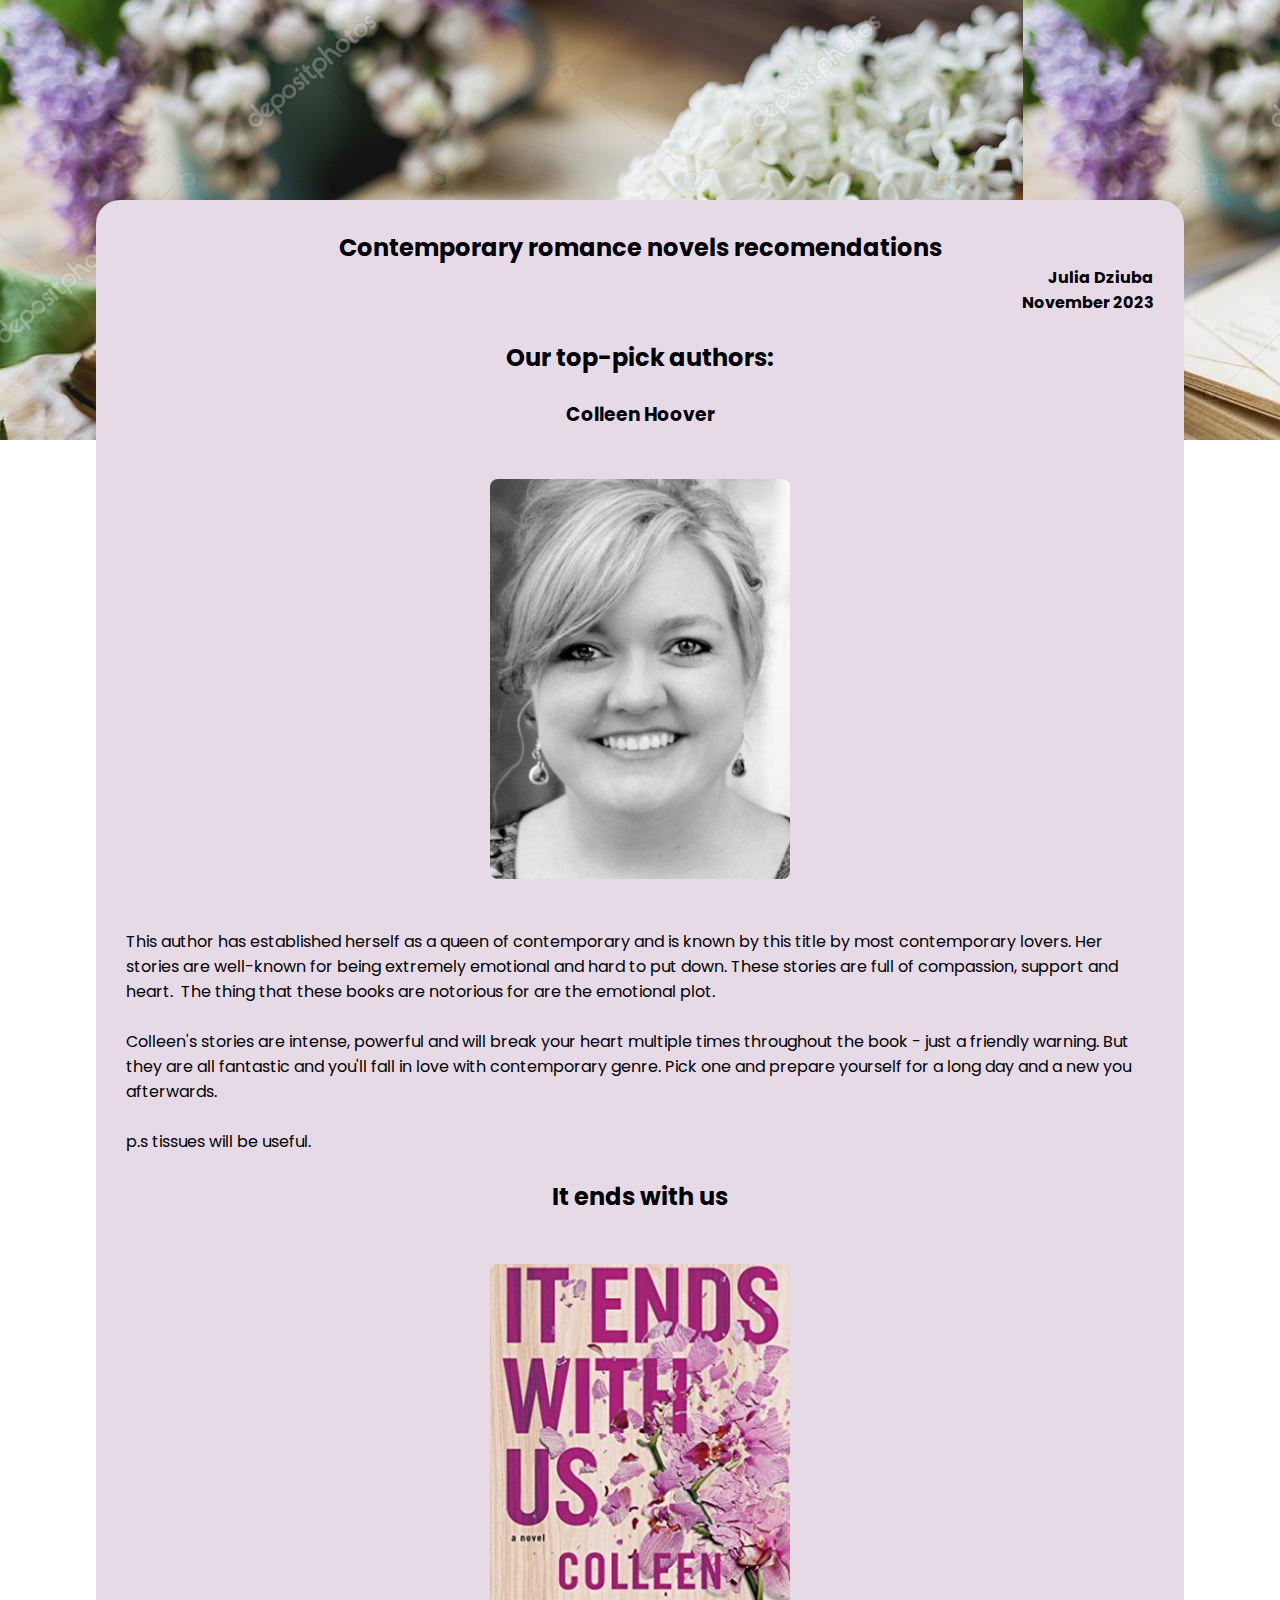
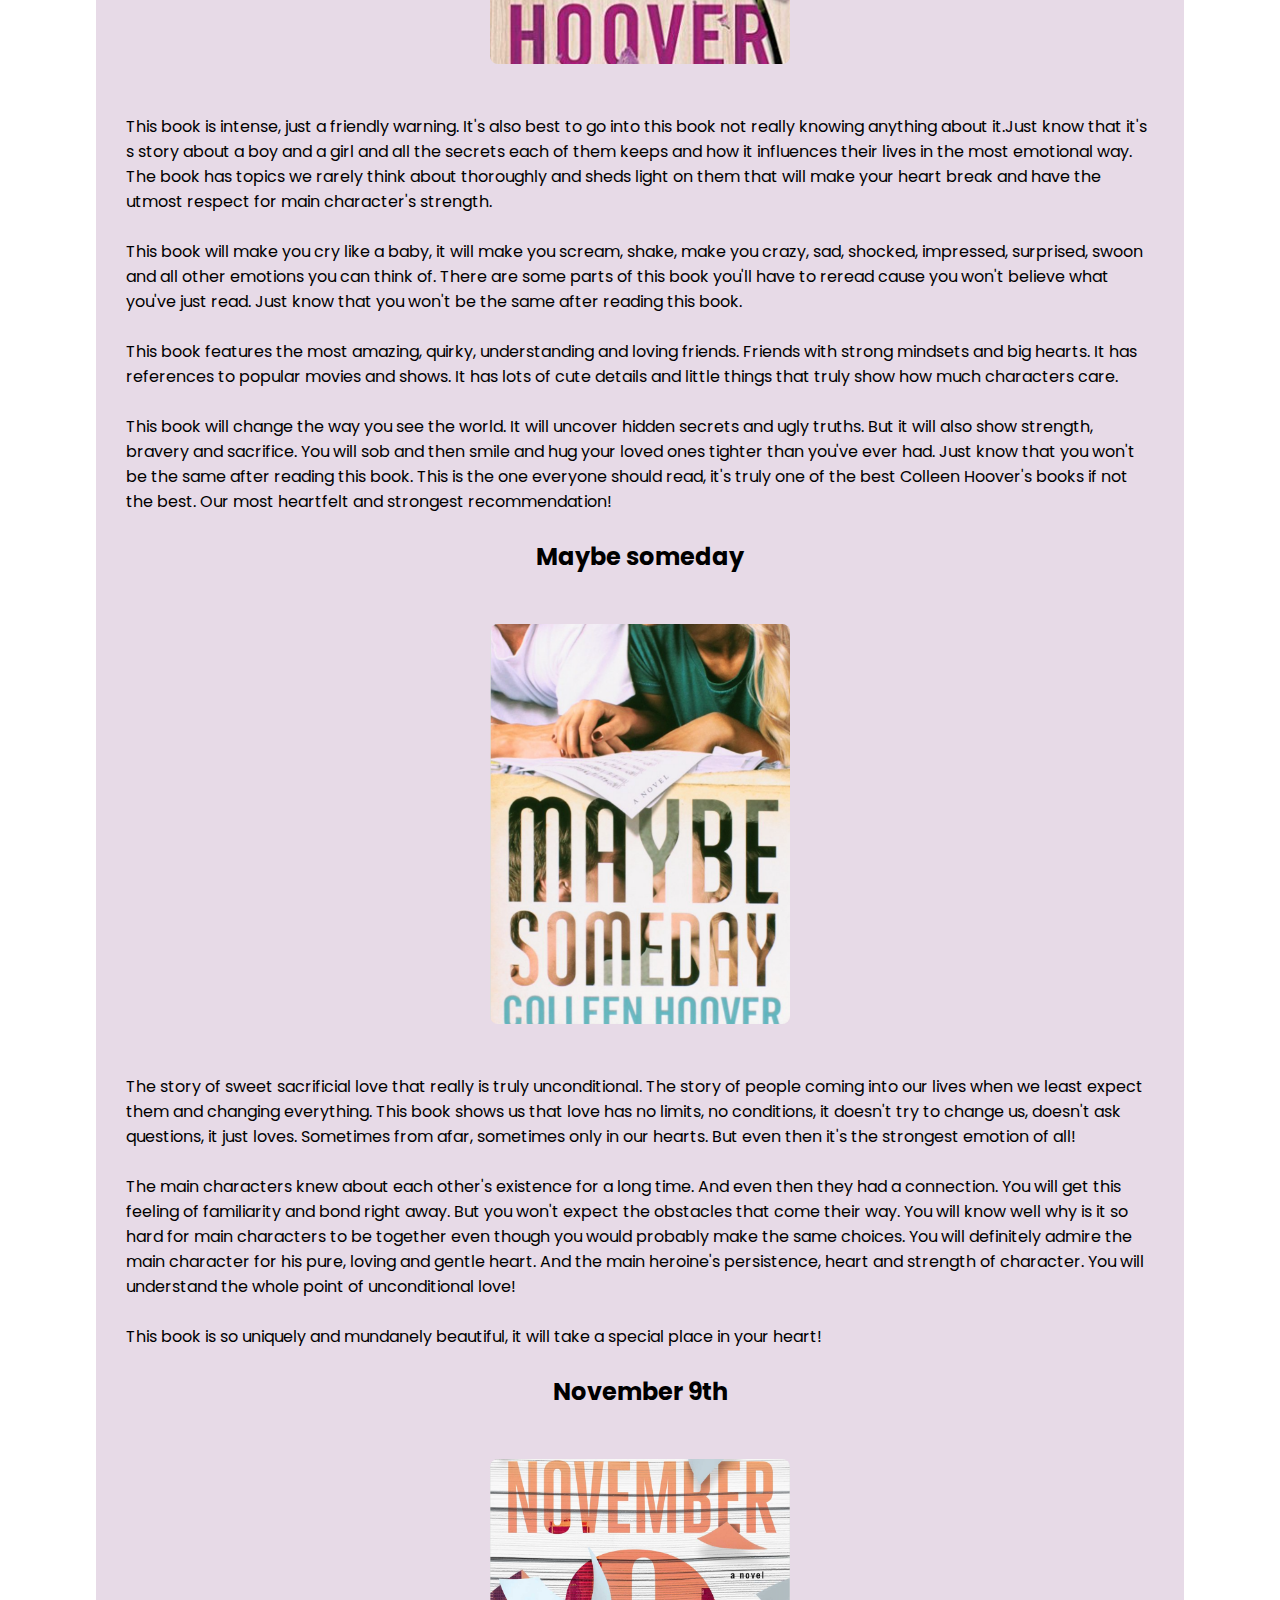
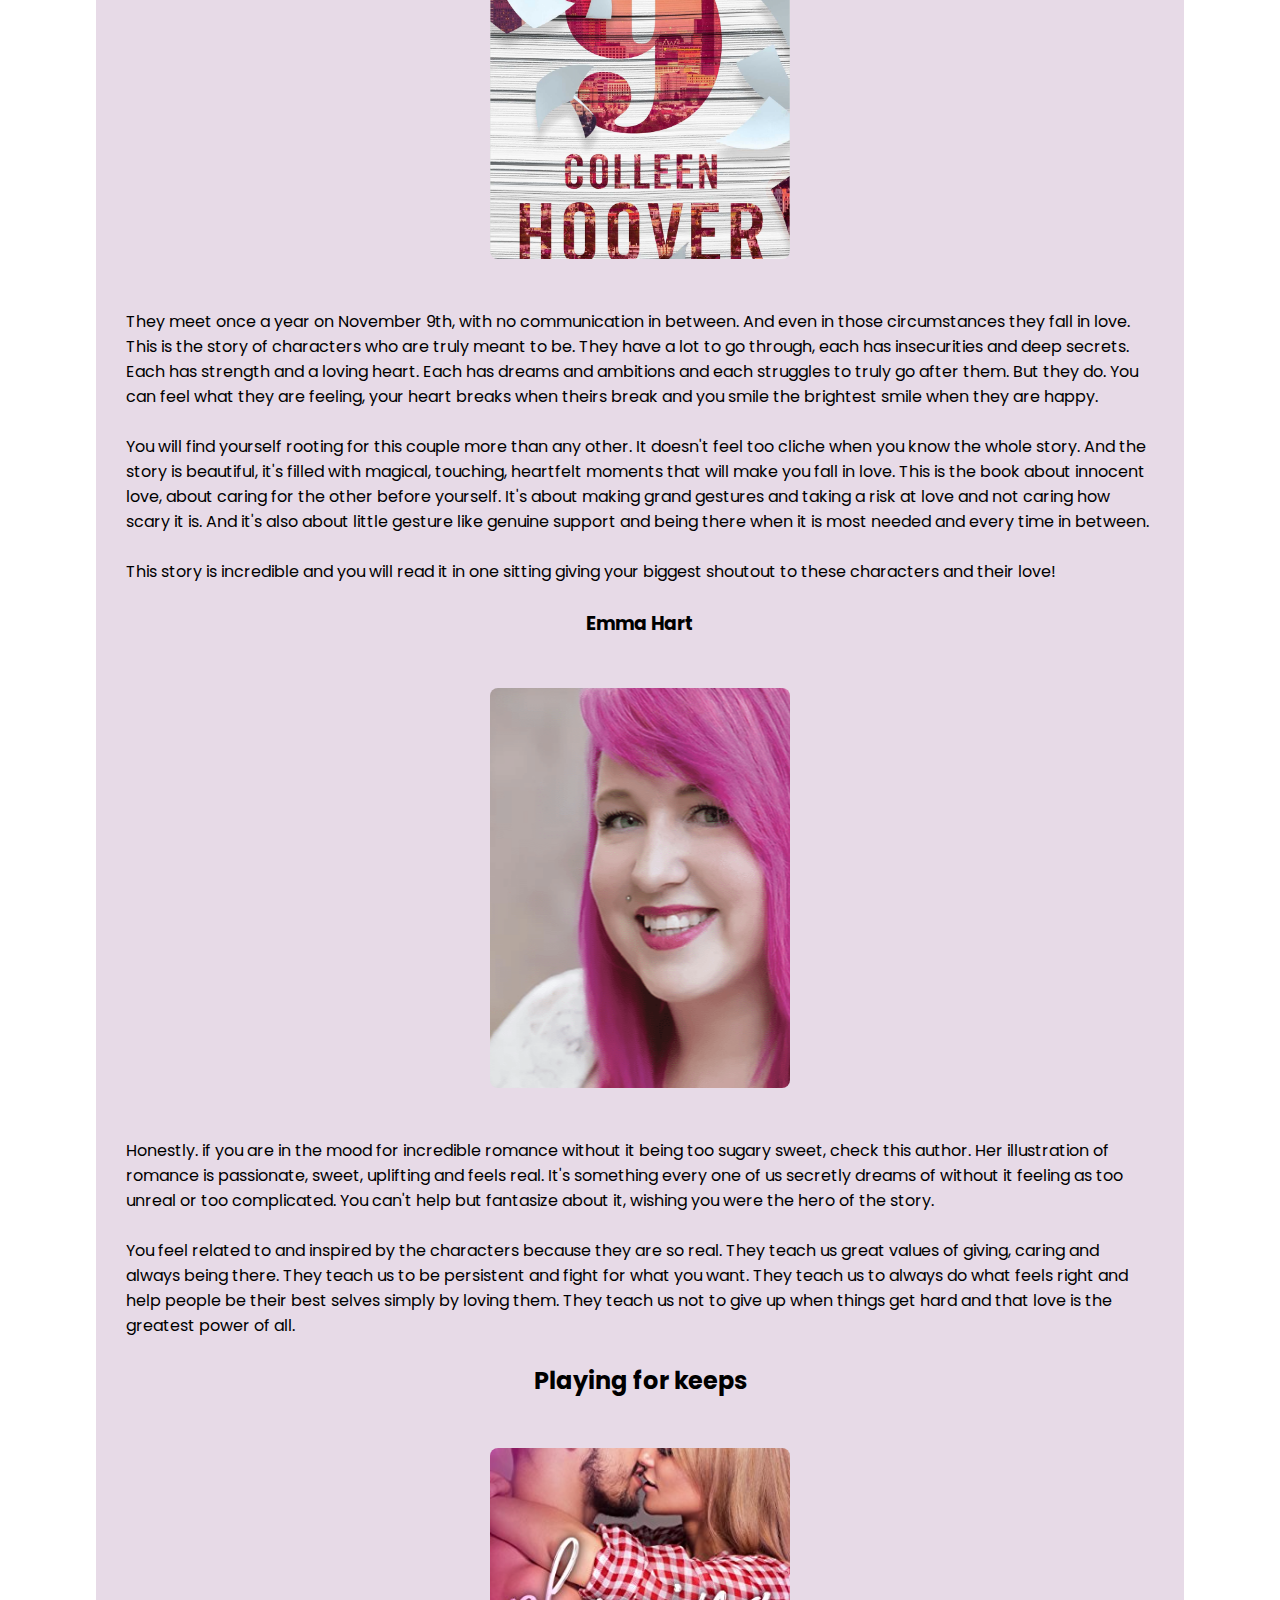
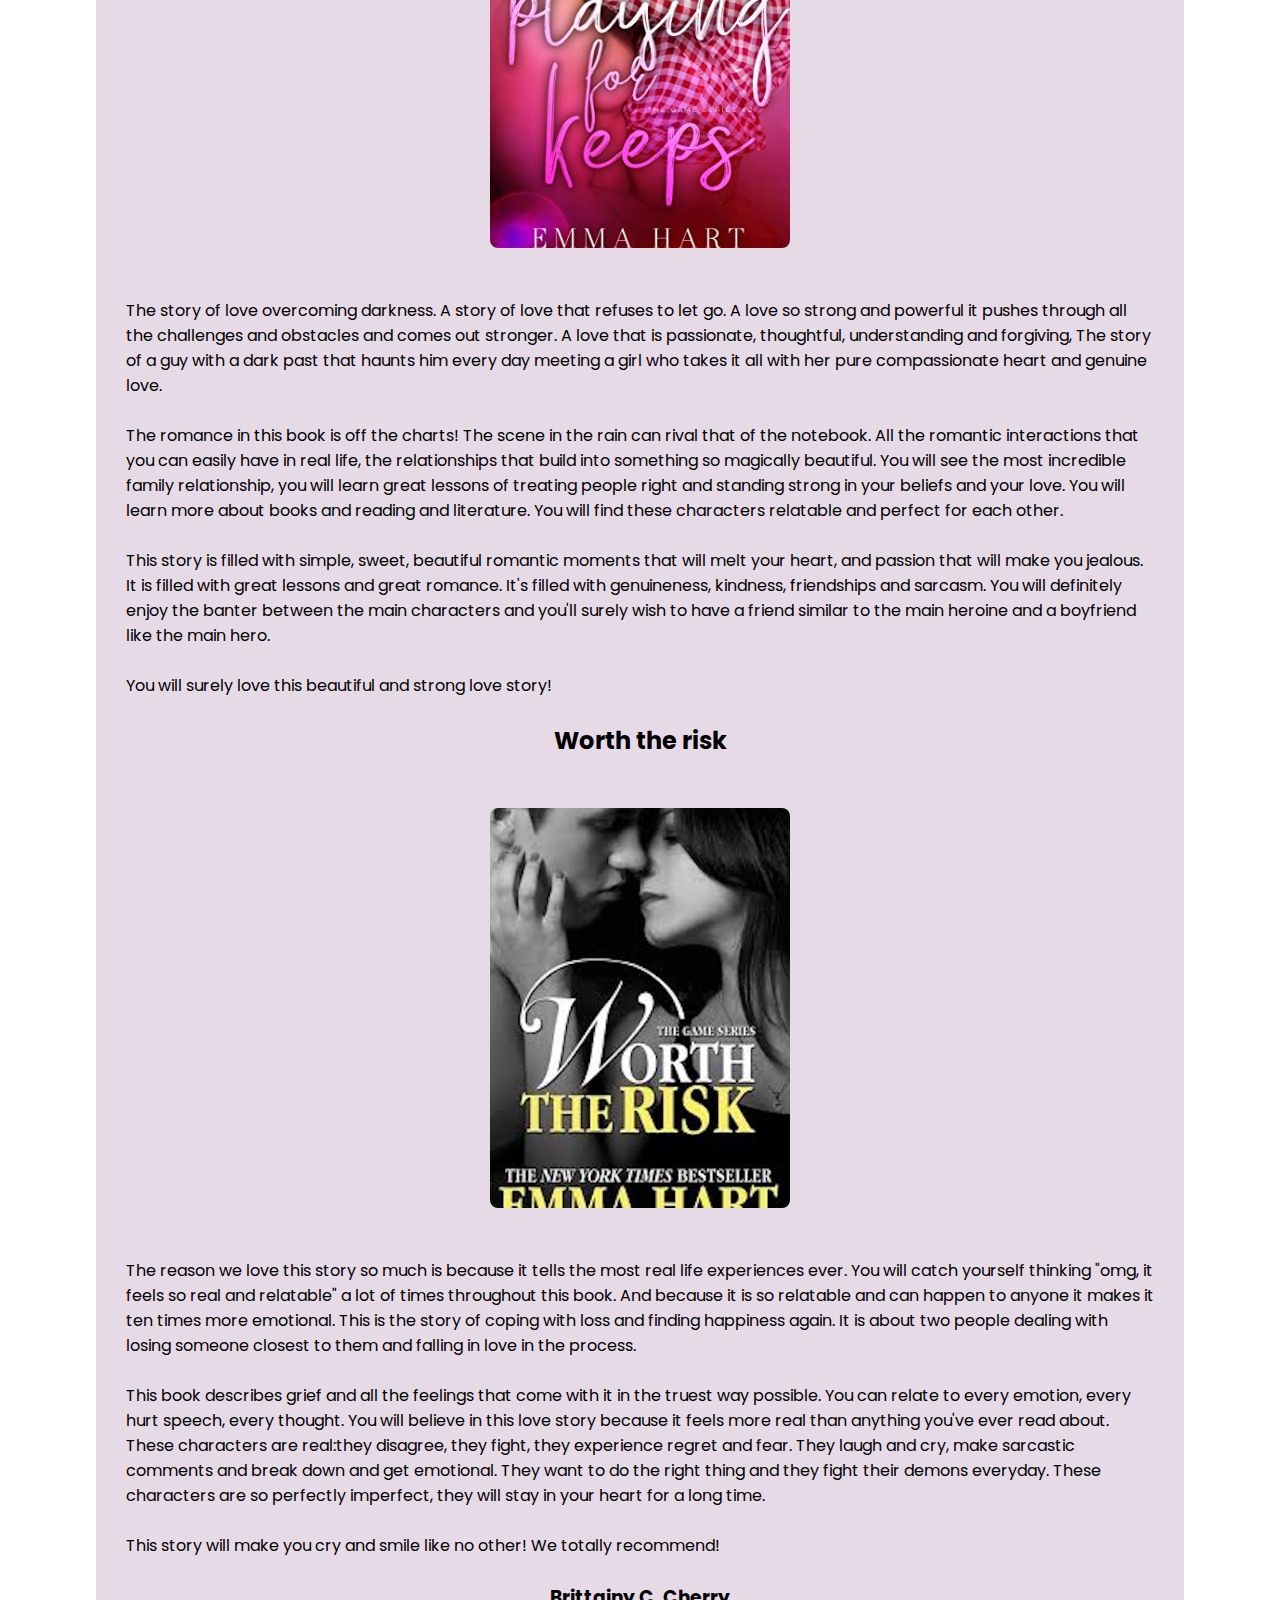
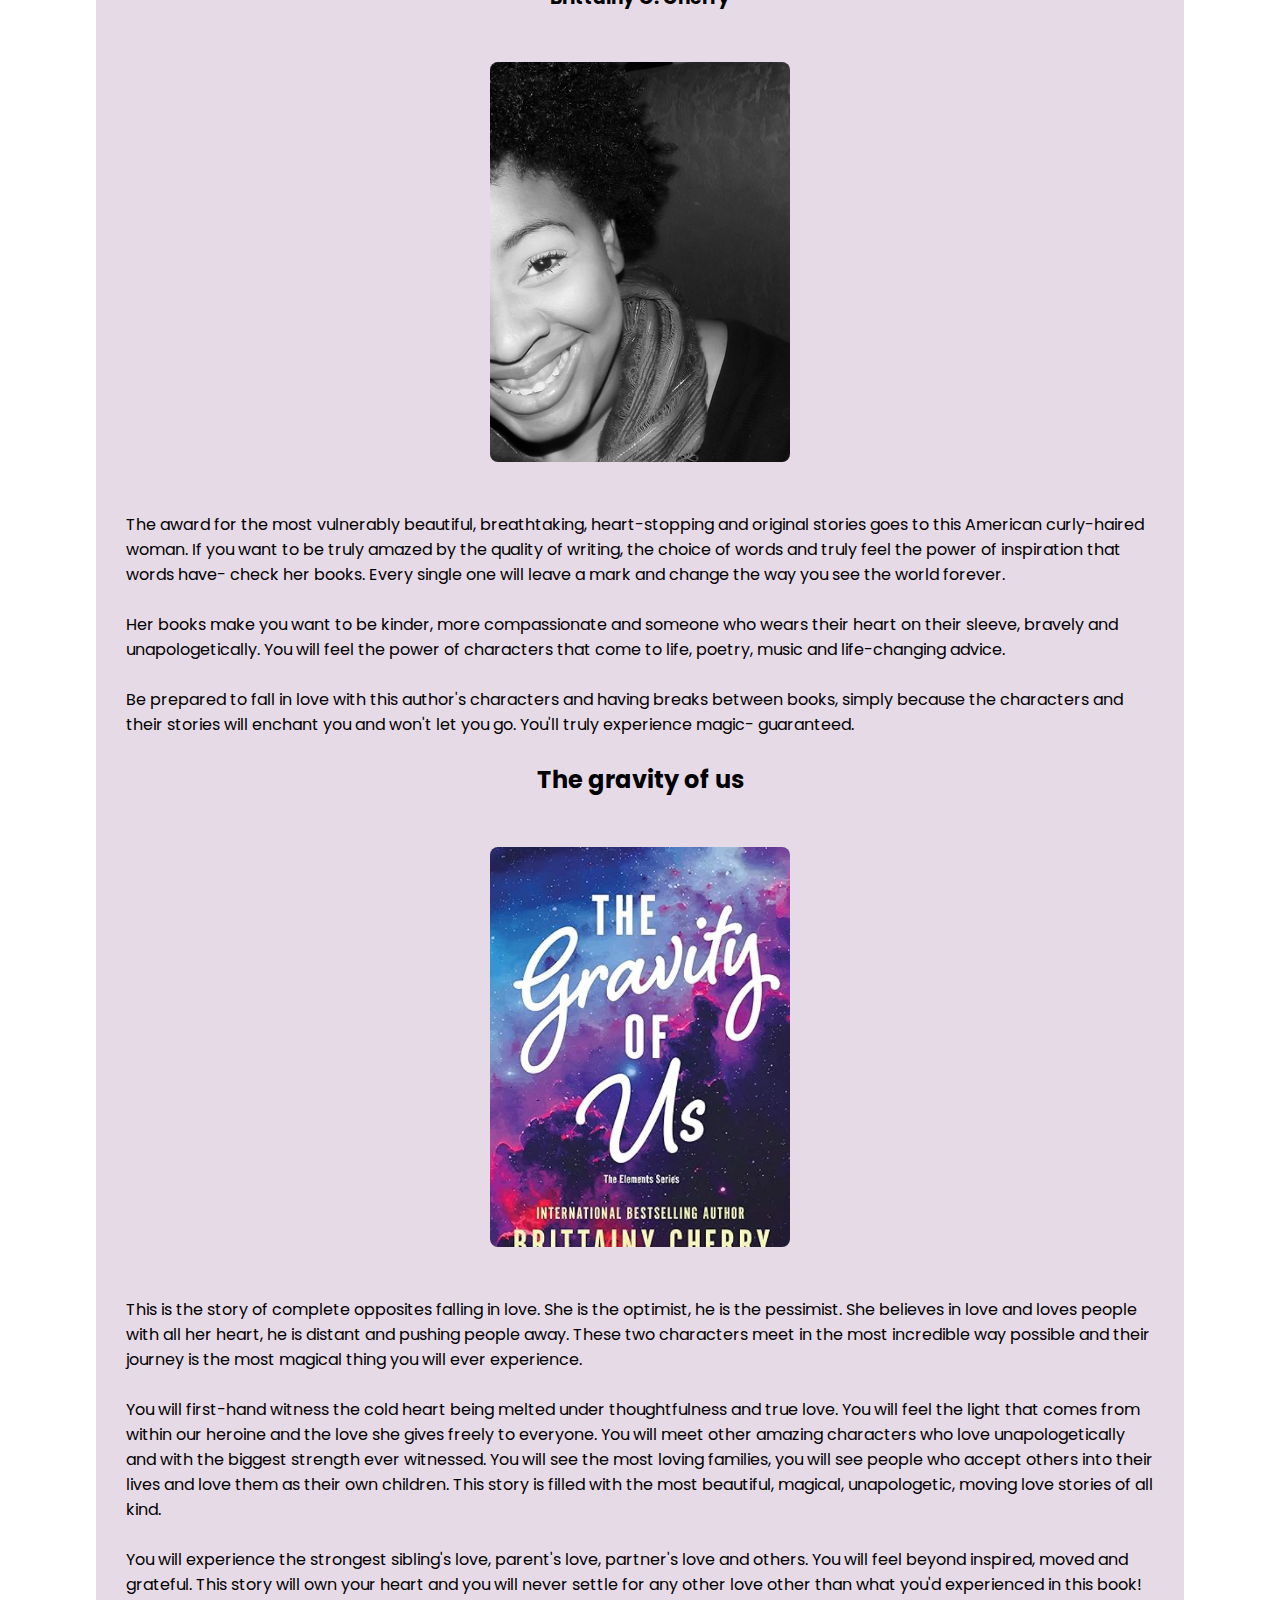
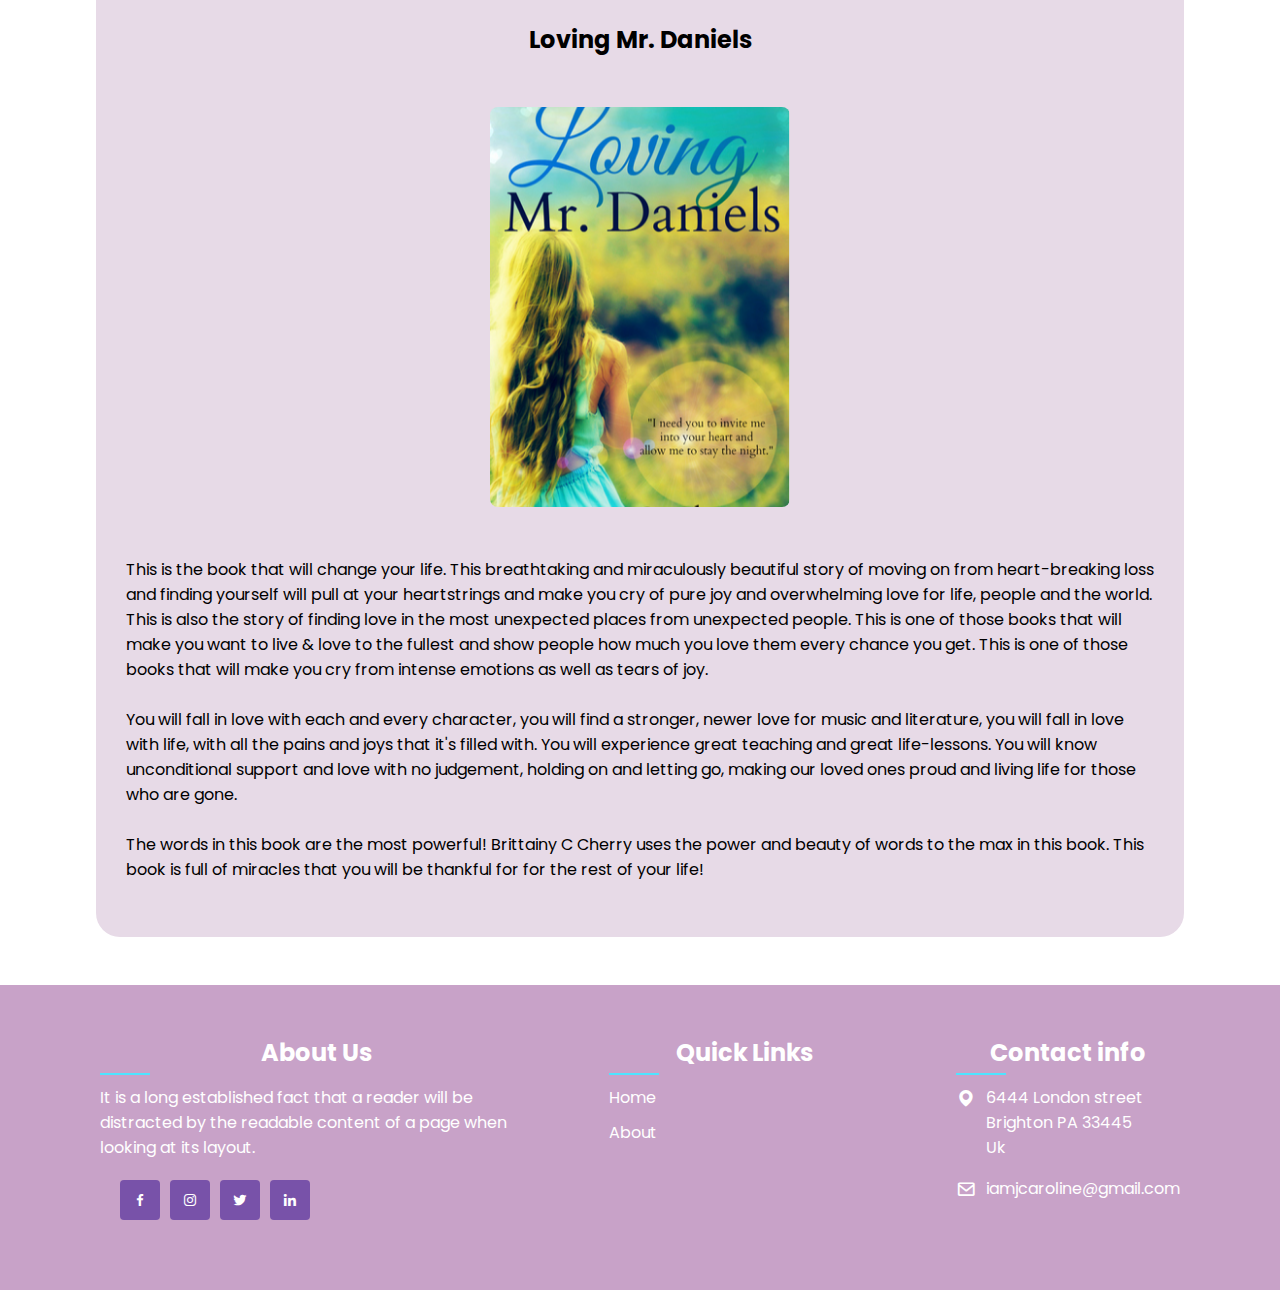
<file: blogpost.html>
<!DOCTYPE html>
<html lang="en">

<head>
    <meta charset="UTF-8">
    <meta http-equiv="X-UA-Compatible" content="IE=edge">
    <meta name="viewport" content="width=device-width, initial-scale=1.0">
    <title>Blog/Writing portfolio</title>
    <link href='https://unpkg.com/boxicons@2.1.4/css/boxicons.min.css' rel='stylesheet'>
    <link rel="preconnect" href="https://fonts.googleapis.com">
    <link rel="preconnect" href="https://fonts.gstatic.com" crossorigin>
    <link href="https://fonts.googleapis.com/css2?family=Montserrat:wght@400;500;700&family=Poppins:ital@1&display=swap"
        rel="stylesheet">
    <link rel="stylesheet" href="blogpost.css">
</head>

<body>

    <section class="home">
        <div class="home-text container">

        </div>
    </section>

    <main>
        <h2>Contemporary romance novels recomendations</h2>
        <div class="profile-container">
            <div class="profile">
                <div class="img-container">

                </div>
                <div class="text">
                    <h4>Julia Dziuba</h4>
                    <h4>November 2023</h4><br>
                </div>
            </div>

        </div>

        <div class="blogcontent">
            <h2>Our top-pick authors:</h2><br>
            <h3>Colleen Hoover</h3><br><br>
            <img src="images/author.png" alt="" class="post-img"><br><br>
            <p>This author has established herself as a queen of contemporary and is known by this title by most
                contemporary lovers. Her stories are well-known for being extremely emotional and hard to put down.
                These stories are full of compassion, support and heart.  The thing that these books are notorious for
                are the emotional plot.<br><br>

                Colleen's stories are intense, powerful and will break your heart multiple times throughout the book -
                just a friendly warning. But they are all fantastic and you'll fall in love with contemporary genre.
                Pick one and prepare yourself for a long day and a new you afterwards.<br><br>

                p.s tissues will be useful.</p><br>

            <h2>It ends with us</h2><br><br>
            <img src="images/book1.png" alt="" class="post-img"><br><br>
            <p>
                This book is intense, just a friendly warning. It's also best to go into this book not really knowing
                anything about it.Just know that it's s story about a boy and a girl and all the secrets each of them
                keeps and how it influences their lives in the most emotional way. The book has topics we rarely think
                about thoroughly and sheds light on them that will make your heart break and have the utmost respect for
                main character's strength.<br><br>

                This book will make you cry like a baby, it will make you scream, shake, make you crazy, sad, shocked,
                impressed, surprised, swoon and all other emotions you can think of. There are some parts of this book
                you'll have to reread cause you won't believe what you've just read. Just know that you won't be the
                same after reading this book.<br><br>

                This book features the most amazing, quirky, understanding and loving friends. Friends with strong
                mindsets and big hearts. It has references to popular movies and shows. It has lots of cute details and
                little things that truly show how much characters care.<br><br>

                This book will change the way you see the world. It will uncover hidden secrets and ugly truths. But it
                will also show strength, bravery and sacrifice. You will sob and then smile and hug your loved ones
                tighter than you've ever had. Just know that you won't be the same after reading this book. This is the
                one everyone should read, it's truly one of the best Colleen Hoover's books if not the best. Our most
                heartfelt and strongest recommendation!<br><br>
            </p>

            <h2>Maybe someday</h2><br><br>
            <img src="images/book2.png" alt="" class="post-img"><br><br>
            <p>
                The story of sweet sacrificial love that really is truly unconditional. The story of people coming into
                our lives when we least expect them and changing everything. This book shows us that love has no limits,
                no conditions, it doesn't try to change us, doesn't ask questions, it just loves. Sometimes from afar,
                sometimes only in our hearts. But even then it's the strongest emotion of all!<br><br>

                The main characters knew about each other's existence for a long time. And even then they had a
                connection. You will get this feeling of familiarity and bond right away. But you won't expect the
                obstacles that come their way. You will know well why is it so hard for main characters to be together
                even though you would probably make the same choices. You will definitely admire the main character for
                his pure, loving and gentle heart. And the main heroine's persistence, heart and strength of character.
                You will understand the whole point of unconditional love!<br><br>

                This book is so uniquely and mundanely beautiful, it will take a special place in your heart!<br><br>

            </p>

            <h2>November 9th</h2><br><br>
            <img src="images/book3.png" alt="" class="post-img"><br><br>
            <p>
                They meet once a year on November 9th, with no communication in between. And even in those circumstances
                they fall in love. This is the story of characters who are truly meant to be. They have a lot to go
                through, each has insecurities and deep secrets. Each has strength and a loving heart. Each has dreams
                and ambitions and each struggles to truly go after them. But they do. You can feel what they are
                feeling, your heart breaks when theirs break and you smile the brightest smile when they are
                happy.<br><br>

                You will find yourself rooting for this couple more than any other. It doesn't feel too cliche when you
                know the whole story. And the story is beautiful, it's filled with magical, touching, heartfelt moments
                that will make you fall in love. This is the book about innocent love, about caring for the other before
                yourself. It's about making grand gestures and taking a risk at love and not caring how scary it is. And
                it's also about little gesture like genuine support and being there when it is most needed and every
                time in between.<br><br>

                This story is incredible and you will read it in one sitting giving your biggest shoutout to these
                characters and their love!<br><br>

            </p>

            <!--Author 3-->

            <h3>Emma Hart</h3><br><br>
            <img src="images/author3.png" alt="" class="post-img"><br><br>
            <p>Honestly. if you are in the mood for incredible romance without it being too sugary sweet, check this
                author. Her illustration of romance is passionate, sweet, uplifting and feels real. It's something every
                one of us secretly dreams of without it feeling as too unreal or too complicated. You can't help but
                fantasize about it, wishing you were the hero of the story.<br><br>

                You feel related to and inspired by the characters because they are so real. They teach us great values
                of giving, caring and always being there. They teach us to be persistent and fight for what you want.
                They teach us to always do what feels right and help people be their best selves simply by loving them.
                They teach us not to give up when things get hard and that love is the greatest power of all.<br><br>


                <h2>Playing for keeps</h2><br><br>
                <img src="images/book6.png" alt="" class="post-img"><br><br>
                <p>
                    The story of love overcoming darkness. A story of love that refuses to let go. A love so strong and
                    powerful it pushes through all the challenges and obstacles and comes out stronger. A love that is
                    passionate, thoughtful, understanding and forgiving, The story of a guy with a dark past that haunts
                    him every day meeting a girl who takes it all with her pure compassionate heart and genuine
                    love.<br><br>

                    The romance in this book is off the charts! The scene in the rain can rival that of the notebook.
                    All the romantic interactions that you can easily have in real life, the relationships that build
                    into something so magically beautiful. You will see the most incredible family relationship, you
                    will learn great lessons of treating people right and standing strong in your beliefs and your love.
                    You will learn more about books and reading and literature. You will find these characters relatable
                    and perfect for each other.<br><br>

                    This story is filled with simple, sweet, beautiful romantic moments that will melt your heart, and
                    passion that will make you jealous. It is filled with great lessons and great romance. It's filled
                    with genuineness, kindness, friendships and sarcasm. You will definitely enjoy the banter between
                    the main characters and you'll surely wish to have a friend similar to the main heroine and a
                    boyfriend like the main hero.<br><br>

                    You will surely love this beautiful and strong love story!<br><br>
                </p>

                <h2>Worth the risk</h2><br><br>
                <img src="images/book7.png" alt="" class="post-img"><br><br>
                <p>
                    The reason we love this story so much is because it tells the most real life experiences ever. You
                    will catch yourself thinking "omg, it feels so real and relatable" a lot of times throughout this
                    book. And because it is so relatable and can happen to anyone it makes it ten times more emotional.
                    This is the story of coping with loss and finding happiness again. It is about two people dealing
                    with losing someone closest to them and falling in love in the process.<br><br>

                    This book describes grief and all the feelings that come with it in the truest way possible. You can
                    relate to every emotion, every hurt speech, every thought. You will believe in this love story
                    because it feels more real than anything you've ever read about. These characters are real:they
                    disagree, they fight, they experience regret and fear. They laugh and cry, make sarcastic comments
                    and break down and get emotional. They want to do the right thing and they fight their demons
                    everyday. These characters are so perfectly imperfect, they will stay in your heart for a long
                    time.<br><br>

                    This story will make you cry and smile like no other! We totally recommend!<br><br>

                </p>


            <!--Author 2-->

            <h3>Brittainy C. Cherry</h3><br><br>
            <img src="images/author2.png" alt="" class="post-img"><br><br>
            <p>The award for the most vulnerably beautiful, breathtaking, heart-stopping and original stories goes to
                this American curly-haired woman. If you want to be truly amazed by the quality of writing, the choice
                of words and truly feel the power of inspiration that words have- check her books. Every single one will
                leave a mark and change the way you see the world forever.<br><br>

                Her books make you want to be kinder, more compassionate and someone who wears their heart on their
                sleeve, bravely and unapologetically. You will feel the power of characters that come to life, poetry,
                music and life-changing advice.<br><br>

                Be prepared to fall in love with this author's characters and having breaks between books, simply
                because the characters and their stories will enchant you and won't let you go. You'll truly experience
                magic- guaranteed.</p><br>

            <h2>The gravity of us</h2><br><br>
            <img src="images/book4c.png" alt="" class="post-img"><br><br>
            <p>
                This is the story of complete opposites falling in love. She is the optimist, he is the pessimist. She
                believes in love and loves people with all her heart, he is distant and pushing people away. These two
                characters meet in the most incredible way possible and their journey is the most magical thing you will
                ever experience.<br><br>

                You will first-hand witness the cold heart being melted under thoughtfulness and true love. You will
                feel the light that comes from within our heroine and the love she gives freely to everyone. You will
                meet other amazing characters who love unapologetically and with the biggest strength ever witnessed.
                You will see the most loving families, you will see people who accept others into their lives and love
                them as their own children. This story is filled with the most beautiful, magical, unapologetic, moving
                love stories of all kind.<br><br>

                You will experience the strongest sibling's love, parent's love, partner's love and others. You will
                feel beyond inspired, moved and grateful. This story will own your heart and you will never settle for
                any other love other than what you'd experienced in this book!<br><br>

            </p>

            <h2>Loving Mr. Daniels</h2><br><br>
            <img src="images/book5.png" alt="" class="post-img"><br><br>
            <p>
                This is the book that will change your life. This breathtaking and miraculously beautiful story of
                moving on from heart-breaking loss and finding yourself will pull at your heartstrings and make you cry
                of pure joy and overwhelming love for life, people and the world. This is also the story of finding love
                in the most unexpected places from unexpected people. This is one of those books that will make you want
                to live & love to the fullest and show people how much you love them every chance you get. This is one
                of those books that will make you cry from intense emotions as well as tears of joy.<br><br>

                You will fall in love with each and every character, you will find a stronger, newer love for music and
                literature, you will fall in love with life, with all the pains and joys that it's filled with. You will
                experience great teaching and great life-lessons. You will know unconditional support and love with no
                judgement, holding on and letting go, making our loved ones proud and living life for those who are
                gone.<br><br>

                The words in this book are the most powerful! Brittainy C Cherry uses the power and beauty of words to
                the max in this book. This book is full of miracles that you will be thankful for for the rest of your
                life!<br><br>

            </p>
    
        </div>
    </main>


    <footer>
        <div class="footer-container">
            <div class="sec aboutus">
                <h2>About Us</h2>
                <p>It is a long established fact that a reader will be distracted by the readable
                    content of a page when looking at its layout.</p>
                <ul class="sci">
                    <li><a href="#"><i class="bx bxl-facebook"></i></a></li>
                    <li><a href="#"><i class="bx bxl-instagram"></i></a></li>
                    <li><a href="#"><i class="bx bxl-twitter"></i></a></li>
                    <li><a href="#"><i class="bx bxl-linkedin"></i></a></li>
                </ul>
            </div>
            <div class="sec quicklinks">
                <h2>Quick Links</h2>
                <ul>
                    <li><a href="#">Home</a></li>
                    <li><a href="#">About</a></li>
                </ul>
            </div>
            <div class="sec contactBx">
                <h2>Contact info</h2>
                <ul class="info">
                    <li>
                        <span><i class='bx bxs-map'></i></span>
                        <span>6444 London street <br>Brighton PA 33445 <br> Uk</span>
                    </li>
                    <li>
                        <span><i class='bx bx-envelope'></i></span>
                        <p><a href="mailto:iamjcaroline@gmail.com">iamjcaroline@gmail.com</a></p>
                    </li>
                </ul>
            </div>

        </div>
    </footer>

</body>

</html>
</file>
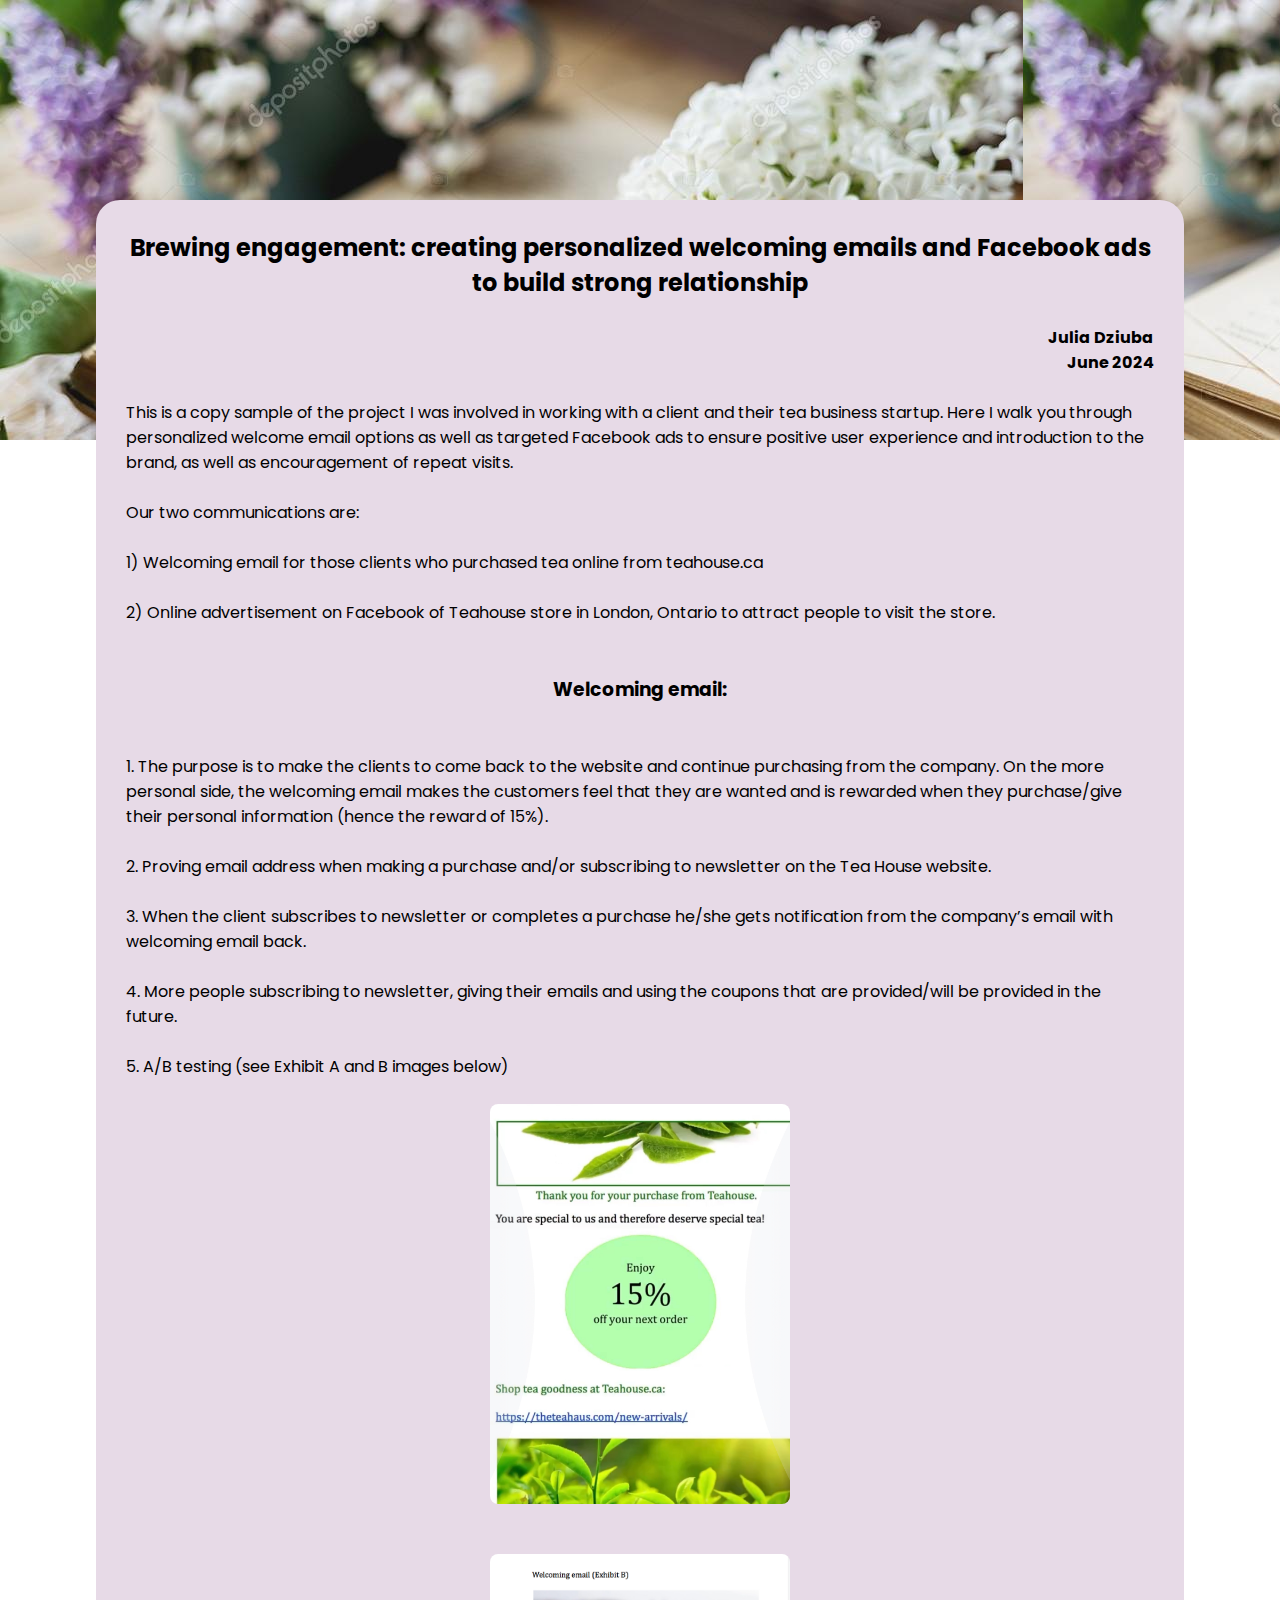
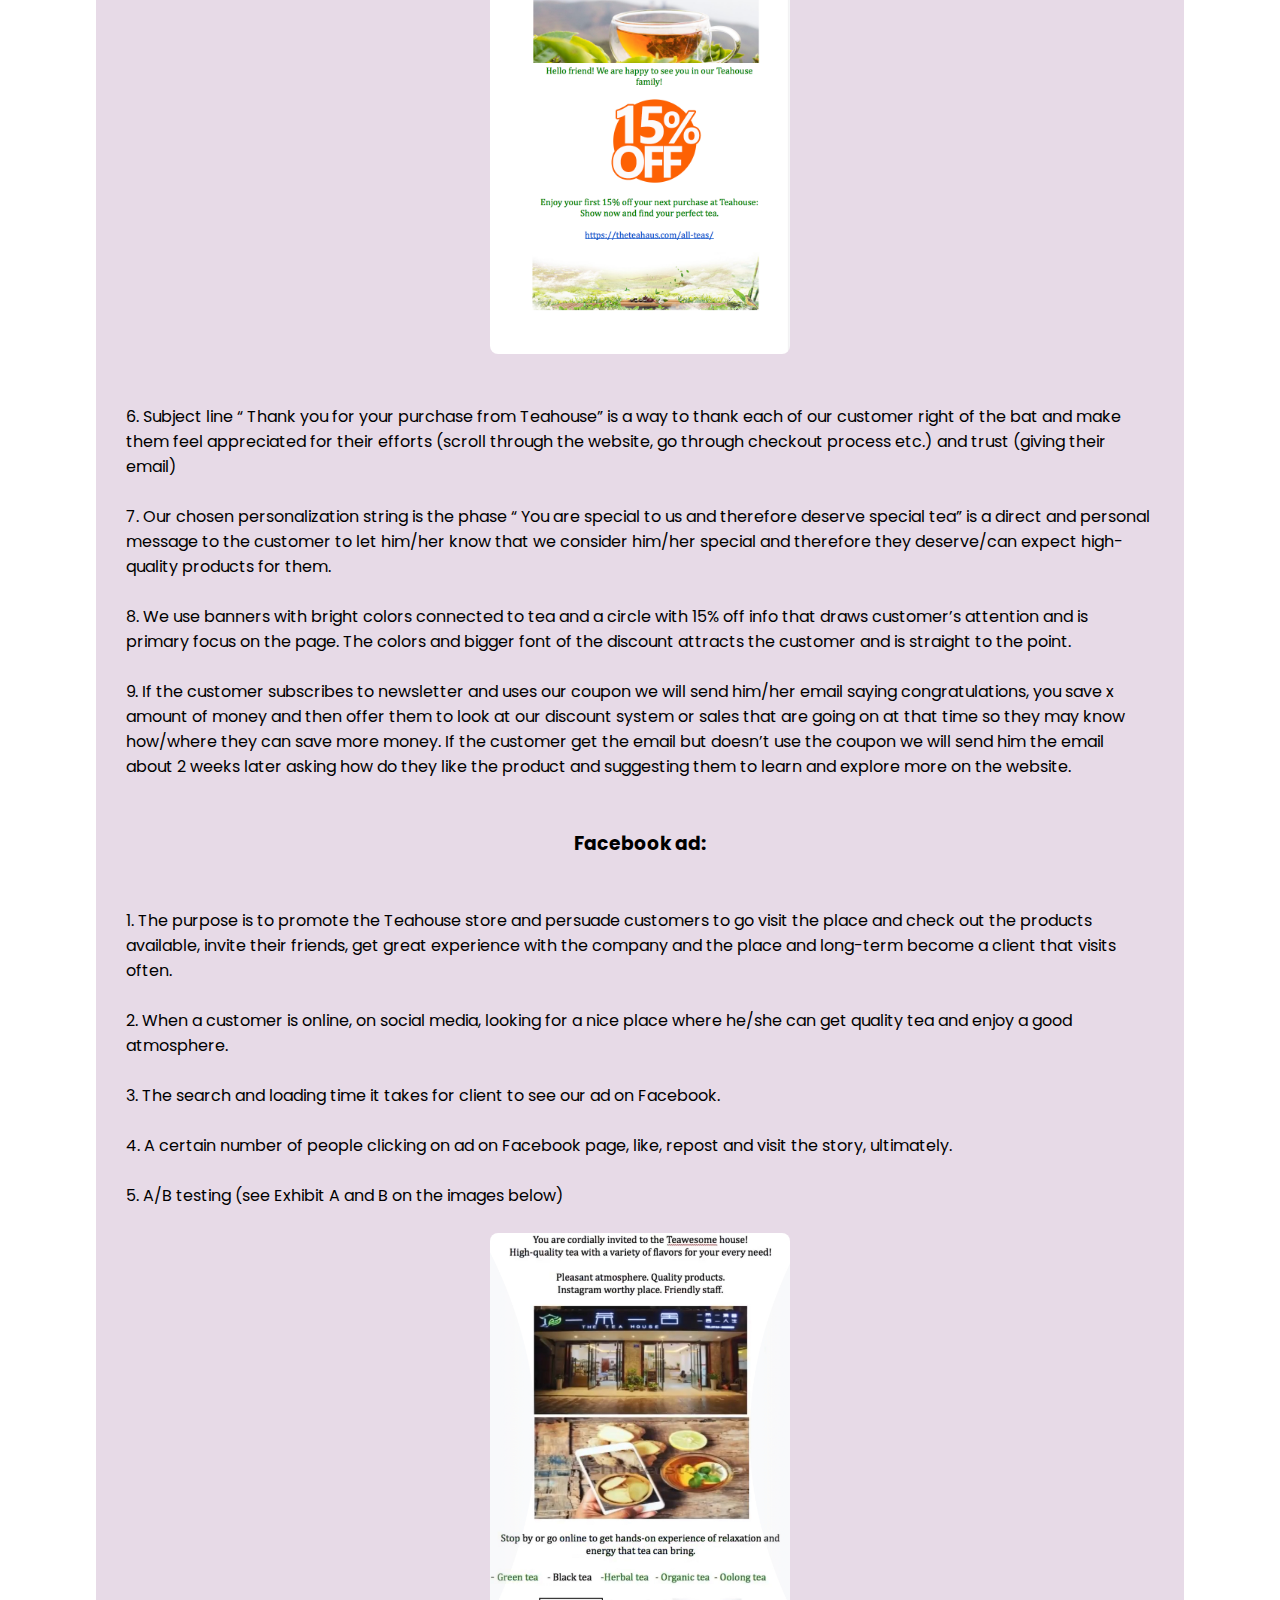
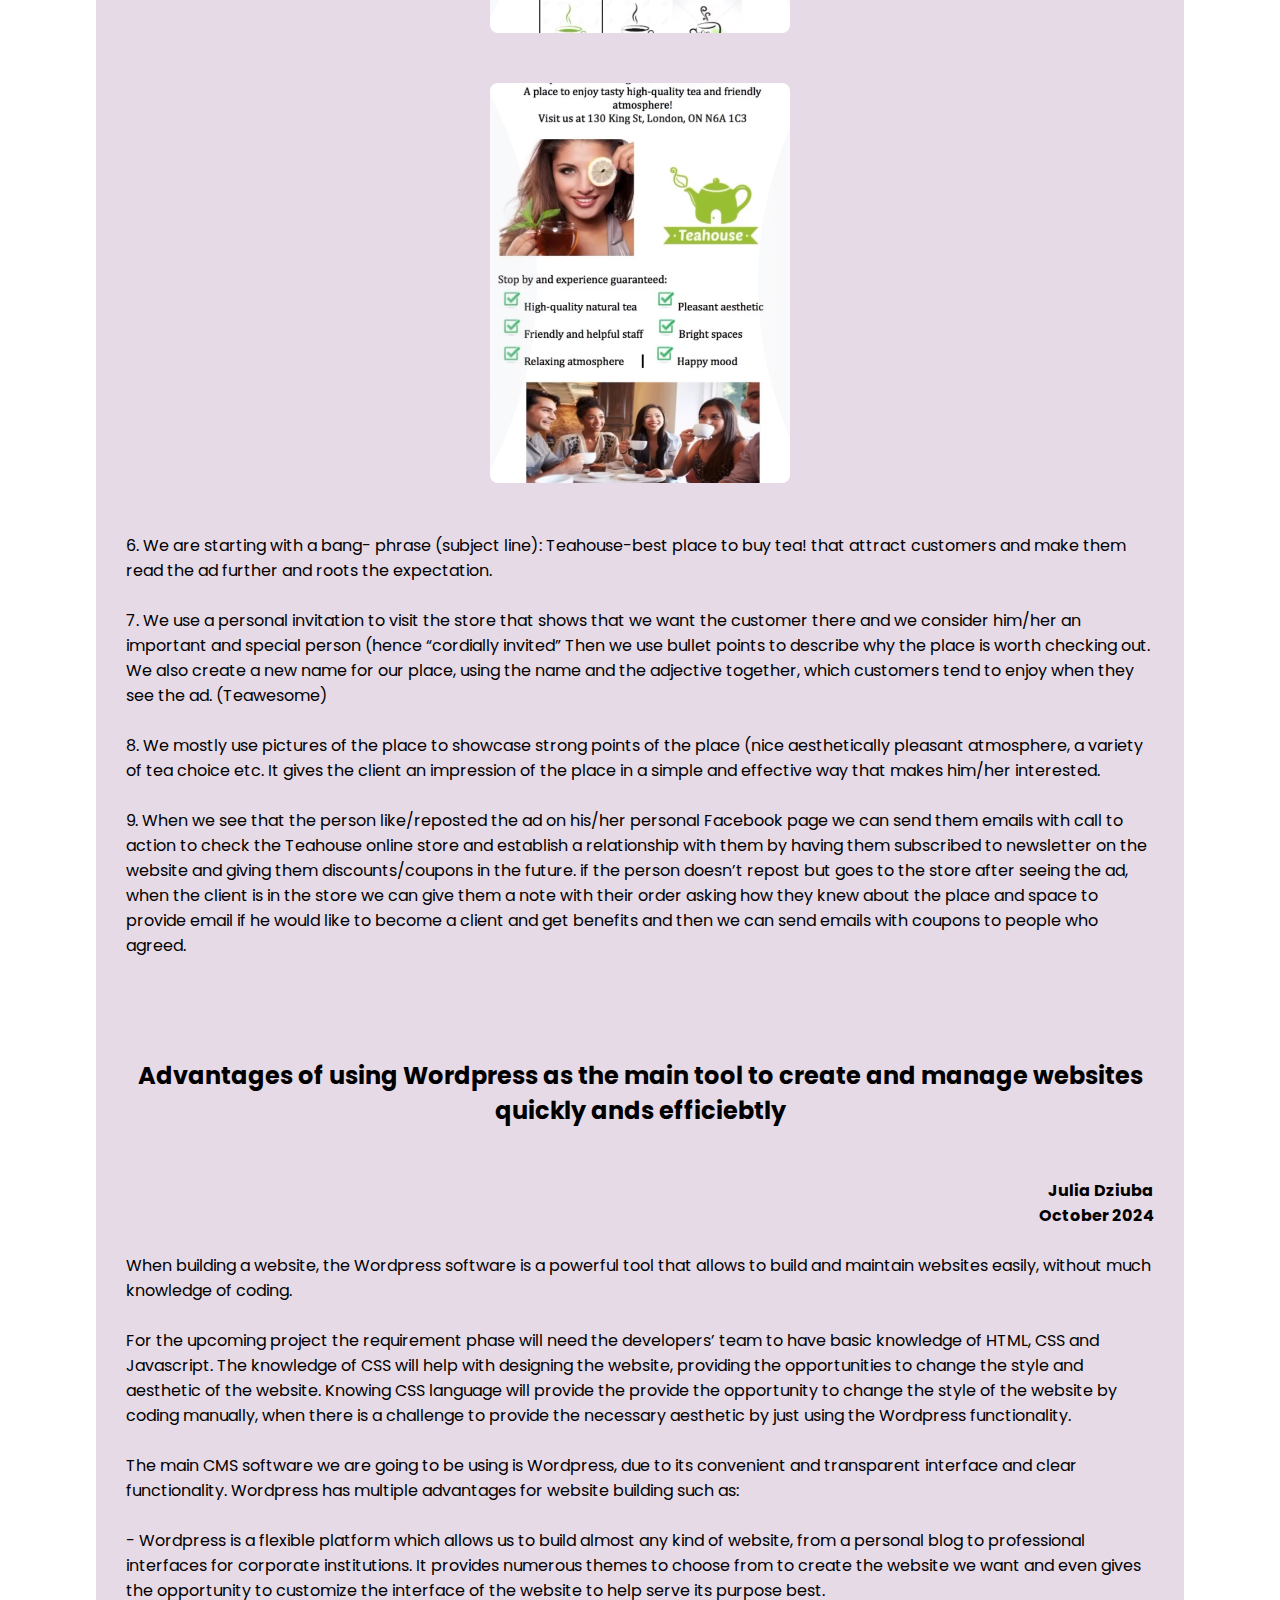
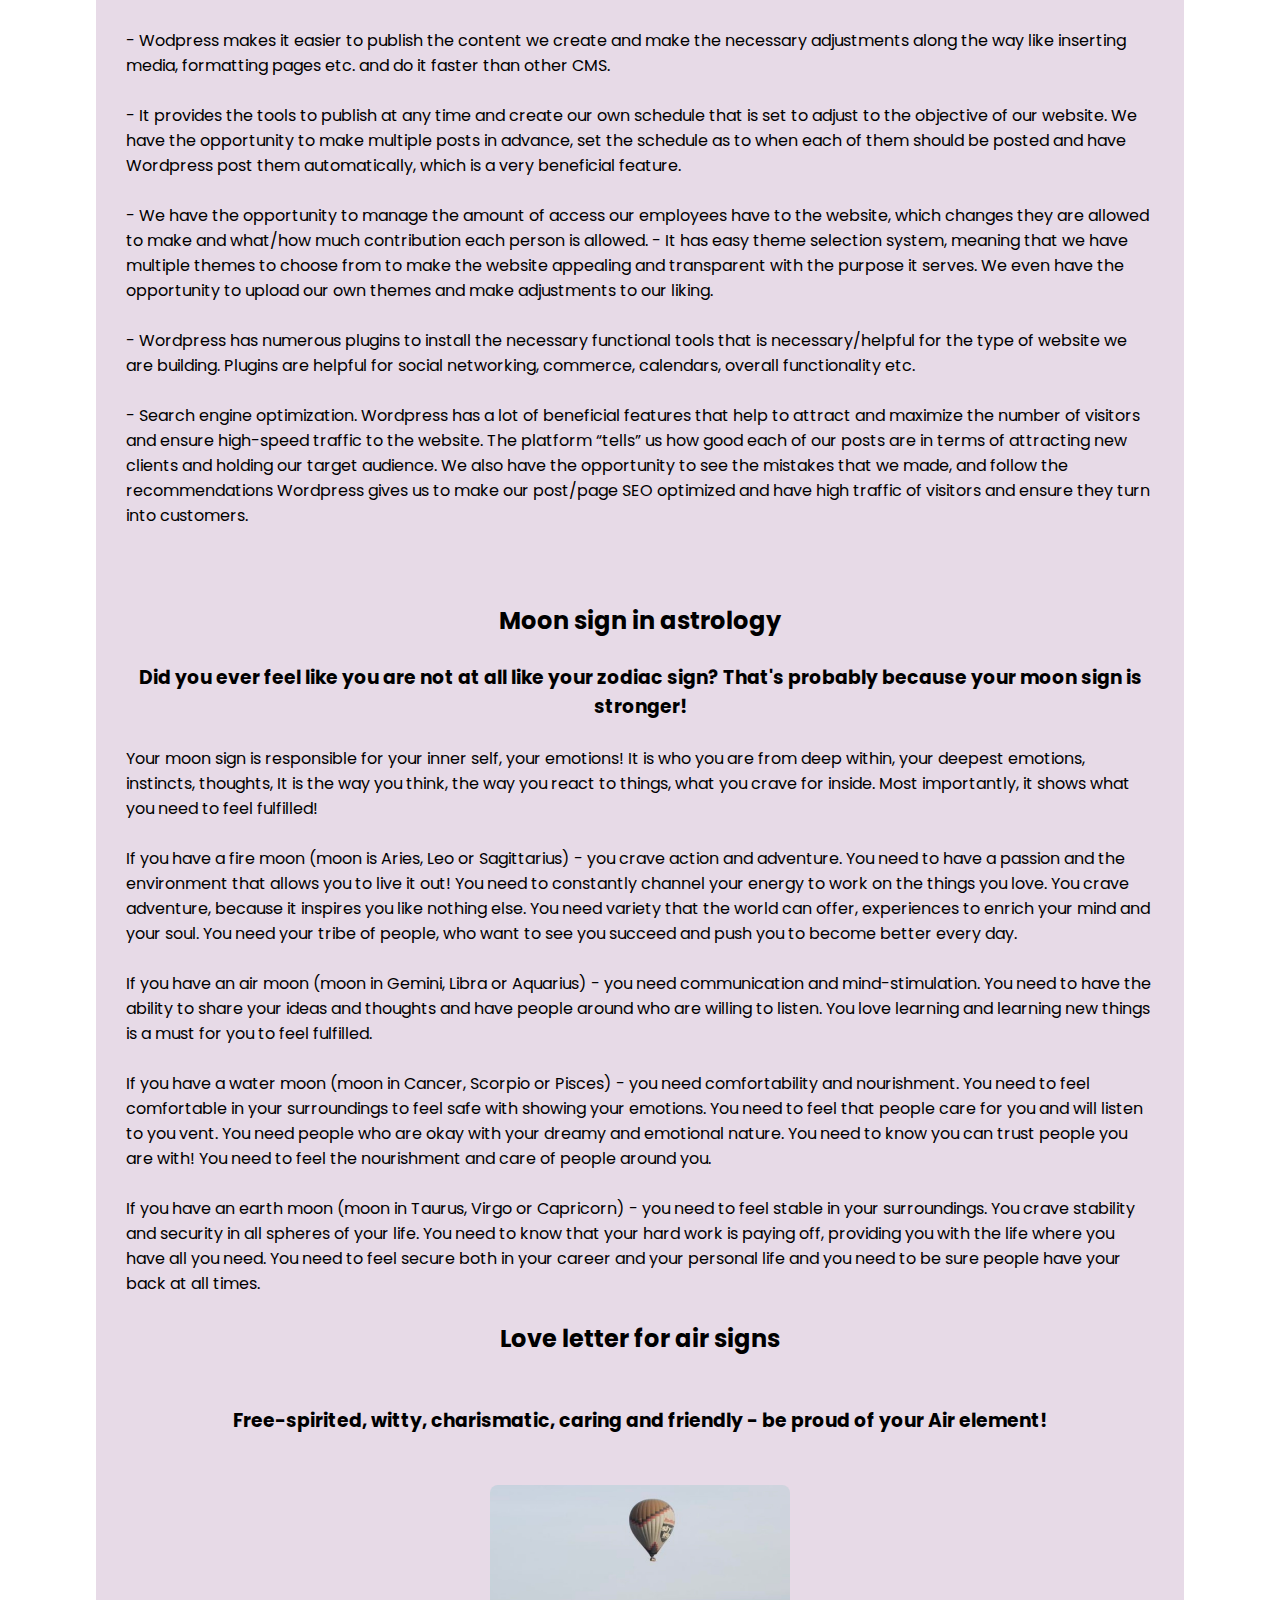
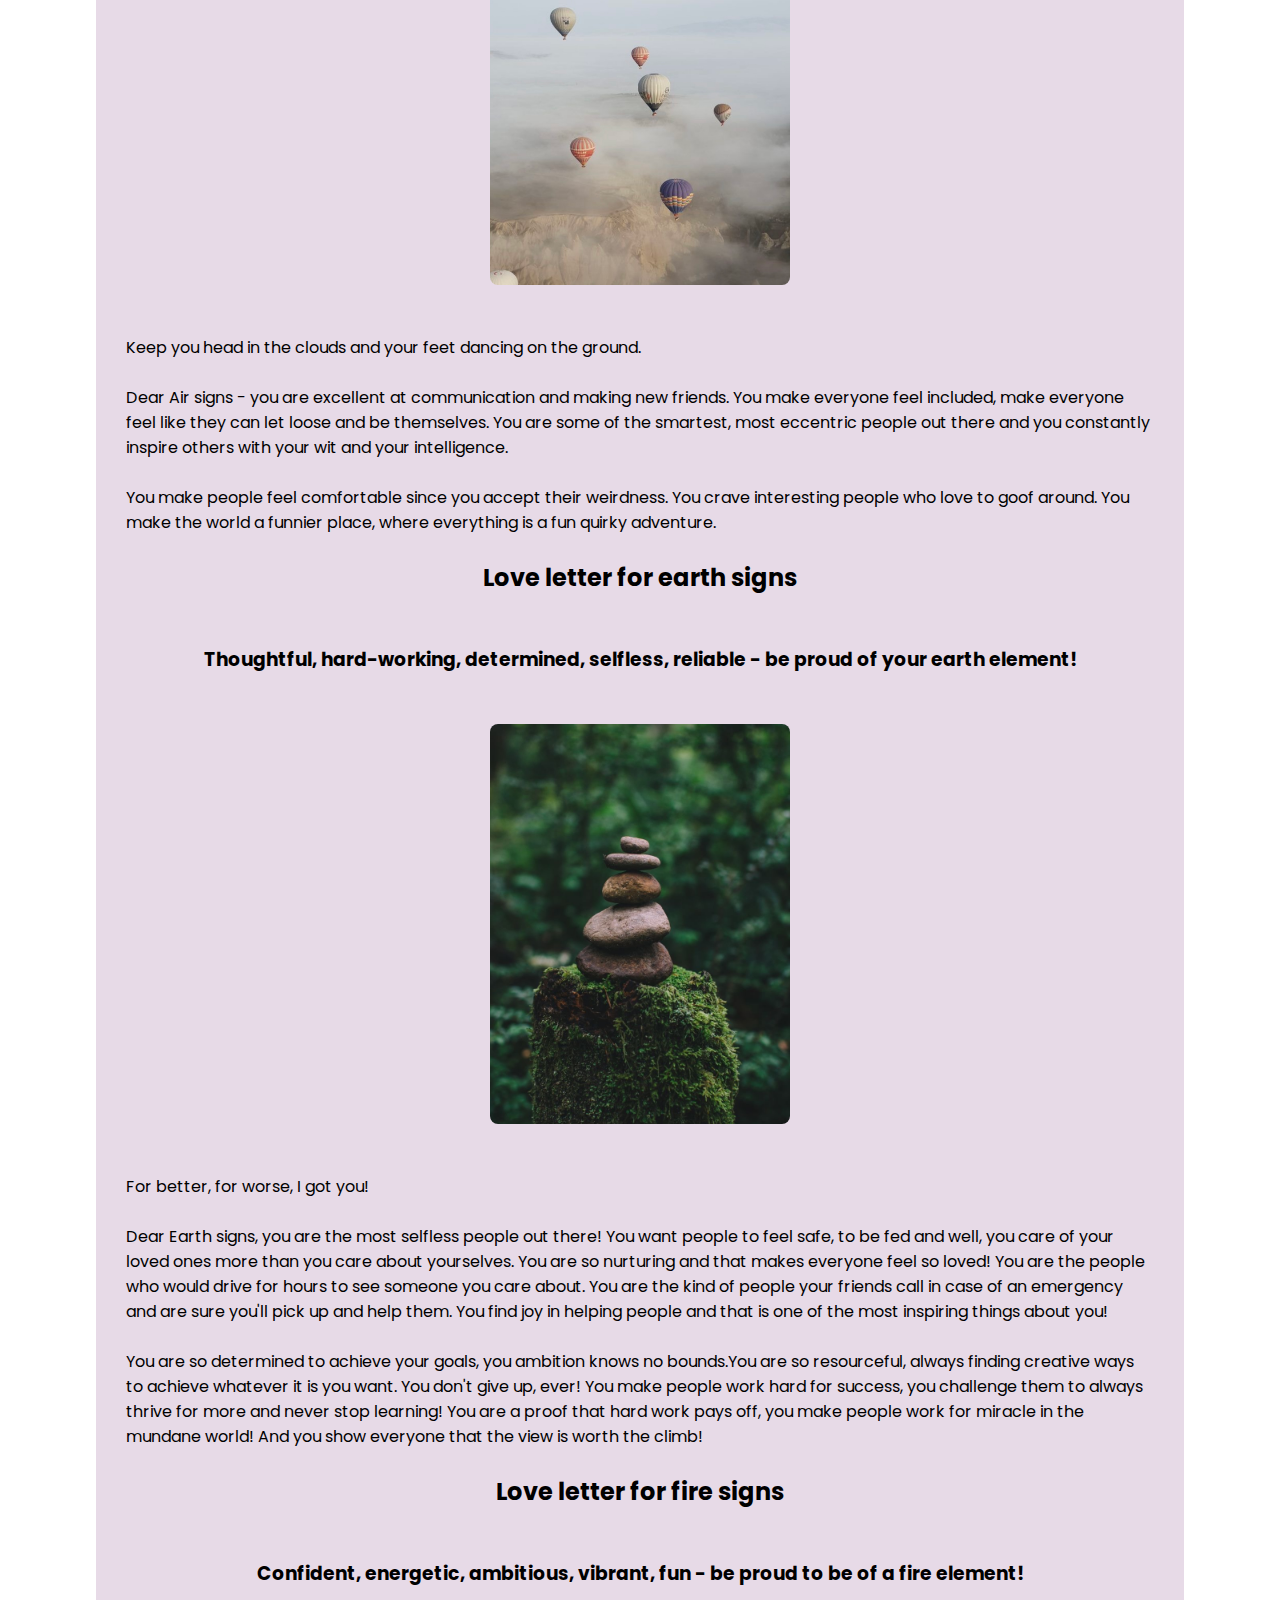
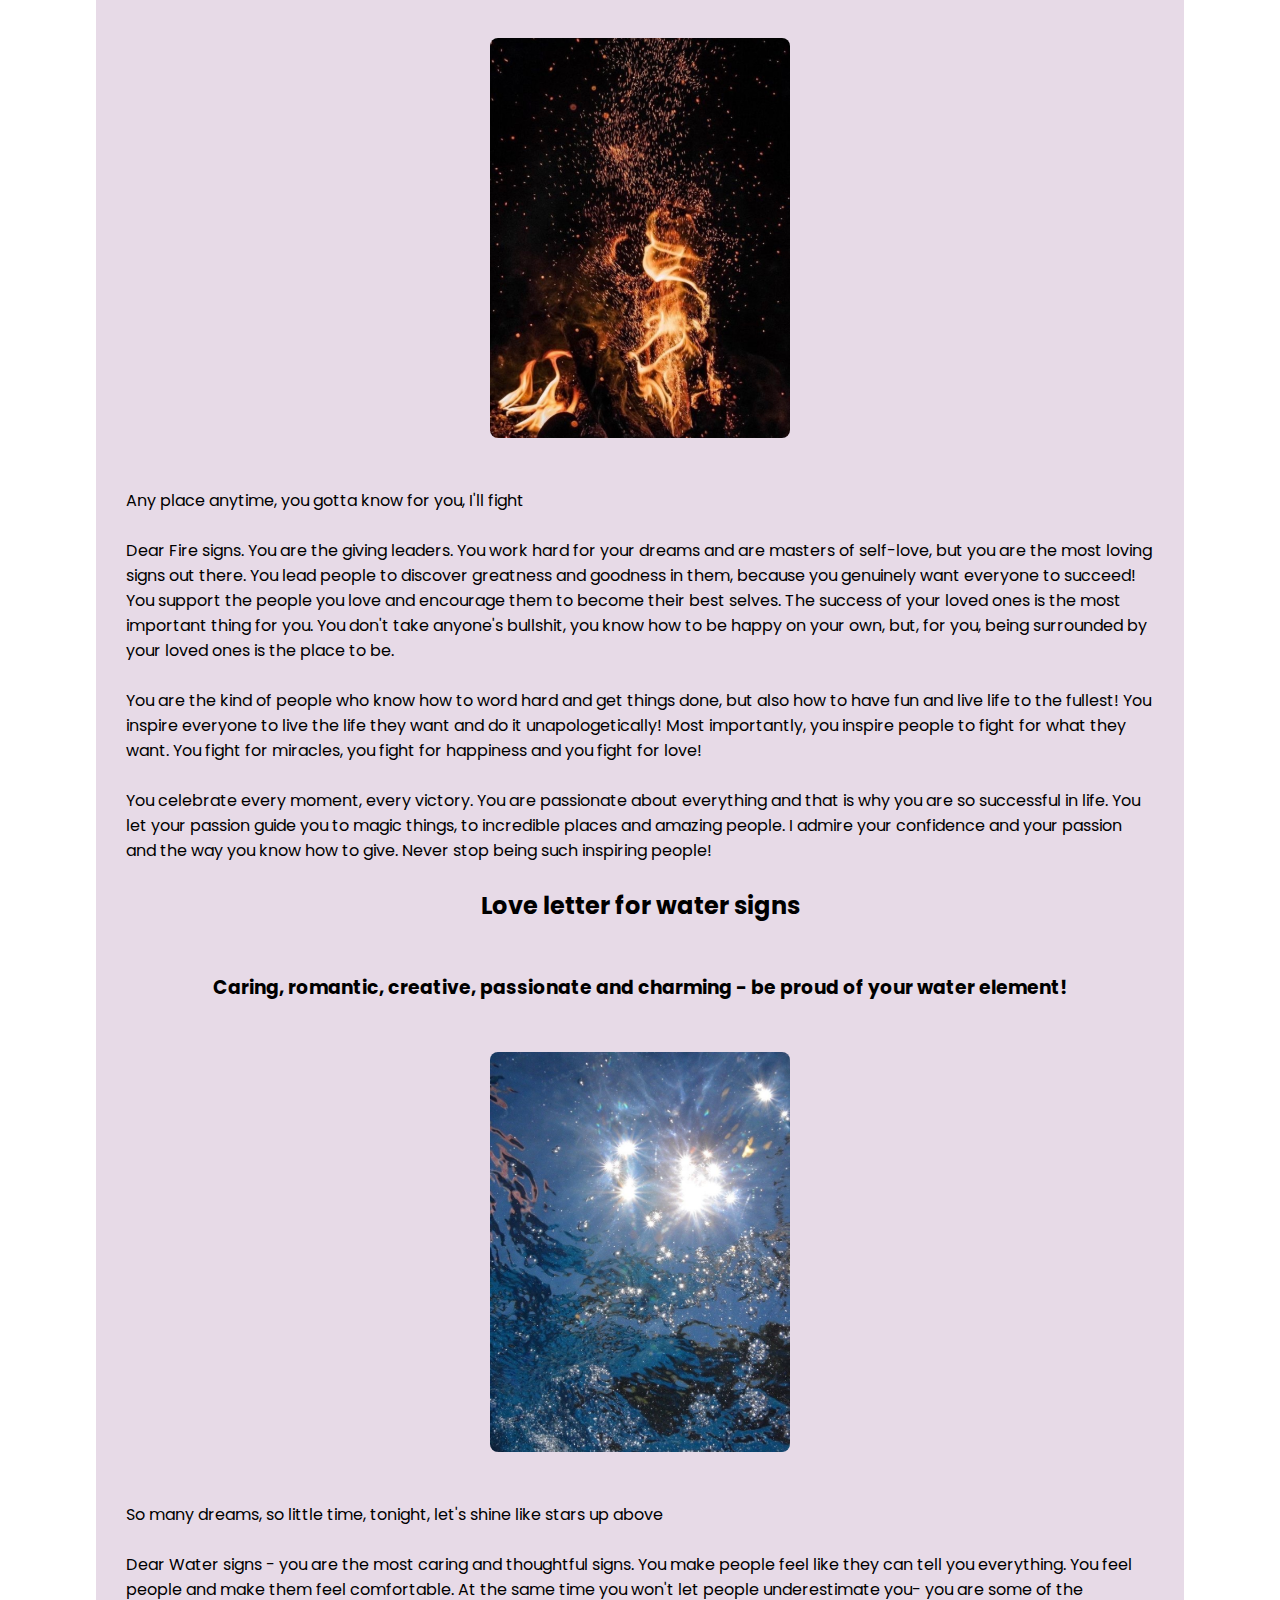
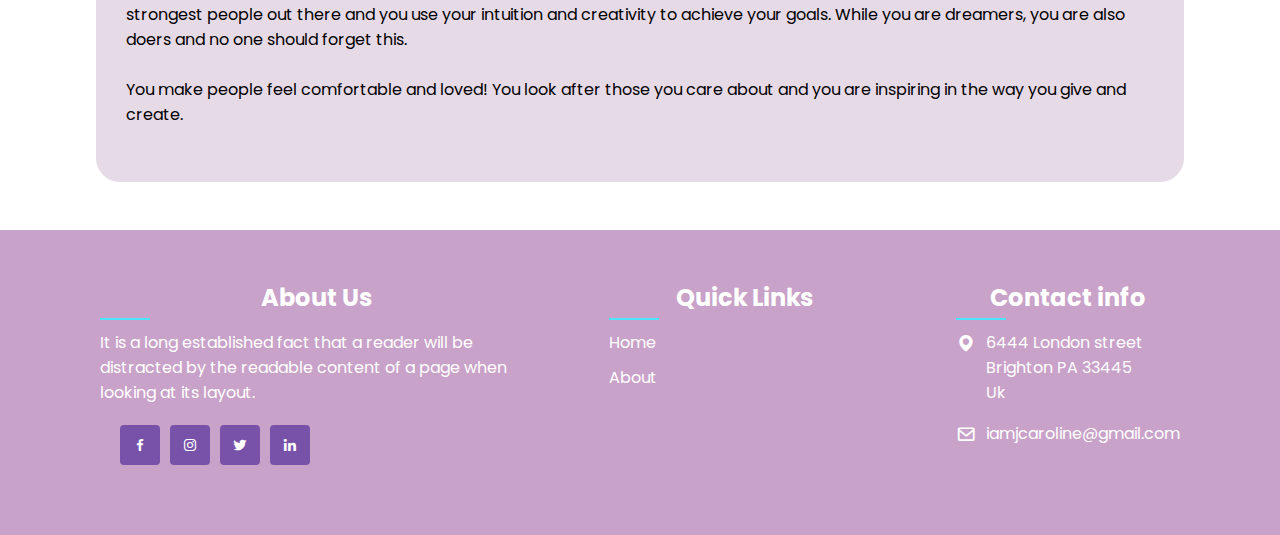
<file: blogpost2.html>
<!DOCTYPE html>
<html lang="en">

<head>
    <meta charset="UTF-8">
    <meta http-equiv="X-UA-Compatible" content="IE=edge">
    <meta name="viewport" content="width=device-width, initial-scale=1.0">
    <title>Blog/Writing portfolio</title>
    <link href='https://unpkg.com/boxicons@2.1.4/css/boxicons.min.css' rel='stylesheet'>
    <link rel="preconnect" href="https://fonts.googleapis.com">
    <link rel="preconnect" href="https://fonts.gstatic.com" crossorigin>
    <link href="https://fonts.googleapis.com/css2?family=Montserrat:wght@400;500;700&family=Poppins:ital@1&display=swap"
        rel="stylesheet">
    <link rel="stylesheet" href="blogpost.css">
</head>

<body>

    <section class="home">
        <div class="home-text container">

        </div>
    </section>

    <main>
        <h2>Brewing engagement: creating personalized welcoming emails and Facebook ads to build strong relationship</h2><br>
        <div class="profile-container">
            <div class="profile">
                <div class="img-container">

                </div>
                <div class="text">
                    <h4>Julia Dziuba</h4>
                    <h4>June 2024</h4><br>
                </div>
            </div>

        </div>

              <div class="blogcontent">
           

            <p>

                This is a copy sample of the project I was involved in working with a client and their tea business startup. Here I walk you through personalized welcome email options as well as targeted Facebook ads to ensure positive user experience and introduction to the brand, as well as encouragement of repeat visits.
<br><br>
                Our two communications are:<br><br> 
                1) Welcoming email for those clients who purchased tea online from teahouse.ca<br><br> 
                2) Online advertisement on Facebook of Teahouse store in London, Ontario to attract people to visit the store.</p><br><br>

                <h3>Welcoming email:</h3><br><br>
<p>1.	The purpose is to make the clients to come back to the website and continue purchasing from the company. On the more personal side, the welcoming email makes the customers feel that they are wanted and is rewarded when they purchase/give their personal information (hence the reward of 15%).<br><br>
    2.	Proving email address when making a purchase and/or subscribing to newsletter on the Tea House website.<br><br>
    3.	When the client subscribes to newsletter or completes a purchase he/she gets notification from the company’s email with welcoming email back.<br><br>
    4.	More people subscribing to newsletter, giving their emails and using the coupons that are provided/will be provided in the future.<br><br>    
    5.	A/B testing (see Exhibit A and B images below)<br><br>
    <img src="images/img3.jpg" alt="" class="post-img"><br><br>
    <img src="images/img6.png" alt="" class="post-img"><br><br>
    6.	Subject line “ Thank you for your purchase from Teahouse” is a way to thank each of our customer right of the bat and make them feel appreciated for their efforts (scroll through the website, go through checkout process etc.) and trust (giving their email)<br><br>
    7.	Our chosen personalization string is the phase “ You are special to us and therefore deserve special tea” is a direct and personal message to the customer to let him/her know that we consider him/her special and therefore they deserve/can expect high-quality products for them.<br><br>
    8.	We use banners with bright colors connected to tea and a circle with 15% off info that draws customer’s attention and is primary focus on the page. The colors and bigger font of the discount attracts the customer and is straight to the point.<br><br>
    9.	If the customer subscribes to newsletter and uses our coupon we will send him/her email saying congratulations, you save x amount of money and then offer them to look at our discount system or sales that are going on at that time so they may know how/where they can save more money. If the customer get the email but doesn’t use the coupon we will send him the email about 2 weeks later asking how do they like the product and suggesting them to learn and explore more on the website.
            </p><br><br>

            <h3>Facebook ad:</h3><br><br>
            <p>
1.	The purpose is to promote the Teahouse store and persuade customers to go visit the place and check out the products available, invite their friends, get great experience with the company and the place and long-term become a client that visits often.<br><br>
                2.	When a customer is online, on social media, looking for a nice place where he/she can get quality tea and enjoy a good atmosphere.<br><br>
                3.	The search and loading time it takes for client to see our ad on Facebook.<br><br>
                4.	A certain number of people clicking on ad on Facebook page, like, repost and visit the story, ultimately.<br><br>
                5.	A/B testing (see Exhibit A and B on the images below)<br><br>
                <img src="images/img4.jpg" alt="" class="post-img"><br><br>
                <img src="images/img5.jpg" alt="" class="post-img"><br><br>
                6.	We are starting with a bang- phrase (subject line): Teahouse-best place to buy tea! that attract customers and make them read the ad further and roots the expectation.<br><br>
                7.	We use  a personal  invitation to visit the store that shows that we want the customer there and we consider him/her an important and special person (hence “cordially invited” Then we use bullet points to describe why the place is worth checking out. We also create a new name for our place, using the name and the adjective together, which customers tend to enjoy when they see the ad. (Teawesome)<br><br>
                8.	We mostly use pictures of the place to showcase strong points of the place (nice aesthetically pleasant atmosphere, a variety of tea choice etc. It gives the client an impression of the place in a simple and effective way that makes him/her interested.<br><br>
                9.	When we see that the person like/reposted the ad on his/her personal Facebook page we can send them emails with call to action to check the Teahouse online store and establish a relationship with them by having them subscribed to newsletter on the website and giving them discounts/coupons in the future. if the person doesn’t repost but goes to the store after seeing the ad, when the client is in the store we can give them a note with their order asking how they knew about the place and space to provide email if he would like to become a client and get benefits and then we can send emails with coupons to people who agreed.

            </p>

        </div><br><br><br><br>

        <div class="blogcontent">
            <h2>Advantages of using Wordpress as the main tool to create and manage websites quickly ands efficiebtly</h2><br><br>
             <div class="profile-container">
            <div class="profile">
                <div class="img-container">

                </div>
                <div class="text">
                    <h4>Julia Dziuba</h4>
                    <h4>October 2024</h4><br>
                </div>
            </div>

        </div>

            <div>
            <p>
                When building a website, the Wordpress software is a powerful tool that allows to build and maintain websites easily, without much knowledge of coding. <br><br>
            For the upcoming project the requirement phase will need the developers’ team to have basic knowledge of HTML, CSS and Javascript. The knowledge of CSS will help with designing the website, providing the opportunities to change the style and aesthetic of the website. Knowing CSS language will provide the provide the opportunity to change the style of the website by coding manually, when there is a challenge to provide the necessary aesthetic by just using the Wordpress functionality.<br><br>
                The main CMS software we are going to be using is Wordpress, due to its convenient and transparent interface and clear functionality. Wordpress has multiple advantages for website building such as:<br><br>
            -	Wordpress is a flexible platform which allows us to build almost any kind of website, from a personal blog to professional interfaces for corporate institutions. It provides numerous themes to choose from to create the website we want and even gives the opportunity to customize the interface of the website to help serve its purpose best.<br><br>
            -	Wodpress makes it easier to publish the content we create and make the necessary adjustments along the way like inserting media, formatting pages etc. and do it faster than other CMS. <br><br>
            -	It provides the tools to publish at any time and create our own schedule that is set to adjust to the objective of our website. We have the opportunity to make multiple posts in advance, set the schedule as to when each of them should be posted and have Wordpress post them automatically, which is a very beneficial feature.<br><br>
            -	We have the opportunity to manage the amount of access our employees have to the website, which changes they are allowed to make and what/how much contribution each person is allowed.
-	It has easy theme selection system, meaning that we have multiple themes to choose from to make the website appealing and transparent with the purpose it serves. We even have the opportunity to upload our own themes and make adjustments to our liking.<br>
<br>
    -	Wordpress has numerous plugins to install the necessary functional tools that is necessary/helpful for the type of website we are building. Plugins are helpful for social networking, commerce, calendars, overall functionality etc.<br><br>
-	Search engine optimization. Wordpress has a lot of beneficial features that help to attract and maximize the number of visitors and ensure high-speed traffic to the website. The platform “tells” us how good each of our posts are in terms of attracting new clients and holding our target audience. We also have the opportunity to see the mistakes that we made, and follow the recommendations Wordpress gives us to make our post/page SEO optimized and have high traffic of visitors and ensure they turn into customers.<br><br><br><br>


            </p>
        </div>

        <div class="blogcontent">
            <h2>Moon sign in astrology</h2><br>
            <h3>Did you ever feel like you are not at all like your zodiac sign? That's probably because your moon sign
                is stronger!</h3><br>

            <p>Your moon sign is responsible for your inner self, your emotions! It is who you are from deep within,
                your deepest emotions, instincts, thoughts, It is the way you think, the way you react to things, what
                you crave for inside. Most importantly, it shows what you need to feel fulfilled!<br><br>

                If you have a fire moon (moon is Aries, Leo or Sagittarius) - you crave action and adventure. You need
                to have a passion and the environment that allows you to live it out! You need to constantly channel
                your energy to work on the things you love. You crave adventure, because it inspires you like nothing
                else. You need variety that the world can offer, experiences to enrich your mind and your soul. You need
                your tribe of people, who want to see you succeed and push you to become better every day.<br><br>

                If you have an air moon (moon in Gemini, Libra or Aquarius) - you need communication and
                mind-stimulation. You need to have the ability to share your ideas and thoughts and have people around
                who are willing to listen. You love learning and learning new things is a must for you to feel
                fulfilled.<br><br>

                If you have a water moon (moon in Cancer, Scorpio or Pisces) - you need comfortability and nourishment.
                You need to feel comfortable in your surroundings to feel safe with showing your emotions. You need to
                feel that people care for you and will listen to you vent. You need people who are okay with your dreamy
                and emotional nature. You need to know you can trust people you are with! You need to feel the
                nourishment and care of people around you.<br><br>

                If you have an earth moon (moon in Taurus, Virgo or Capricorn) - you need to feel stable in your
                surroundings. You crave stability and security in all spheres of your life. You need to know that your
                hard work is paying off, providing you with the life where you have all you need. You need to feel
                secure both in your career and your personal life and you need to be sure people have your back at all
                times.</p><br>

            <h2>Love letter for air signs</h2><br><br>
            <h3>Free-spirited, witty, charismatic, caring and friendly - be proud of your Air element!</h3><br><br>
            <img src="images/astro1.jpg" alt="" class="post-img"><br><br>
            <p>
                Keep you head in the clouds and your feet dancing on the ground.<br><br>

                Dear Air signs - you are excellent at communication and making new friends. You make everyone feel
                included, make everyone feel like they can let loose and be themselves. You are some of the smartest,
                most eccentric people out there and you constantly inspire others with your wit and your
                intelligence.<br><br>

                You make people feel comfortable since you accept their weirdness. You crave interesting people who love
                to goof around. You make the world a funnier place, where everything is a fun quirky adventure.<br><br>

            </p>

            <h2>Love letter for earth signs</h2><br><br>
            <h3>Thoughtful, hard-working, determined, selfless, reliable - be proud of your earth element!</h3><br><br>
            <img src="images/astro2.JPG" alt="" class="post-img"><br><br>
            <p>
                For better, for worse, I got you!<br><br>

                Dear Earth signs, you are the most selfless people out there! You want people to feel safe, to be fed
                and well, you care of your loved ones more than you care about yourselves. You are so nurturing and that
                makes everyone feel so loved! You are the people who would drive for hours to see someone you care
                about. You are the kind of people your friends call in case of an emergency and are sure you'll pick up
                and help them. You find joy in helping people and that is one of the most inspiring things about
                you!<br><br>

                You are so determined to achieve your goals, you ambition knows no bounds.You are so resourceful, always
                finding creative ways to achieve whatever it is you want. You don't give up, ever! You make people work
                hard for success, you challenge them to always thrive for more and never stop learning! You are a proof
                that hard work pays off, you make people work for miracle in the mundane world! And you show everyone
                that the view is worth the climb!<br><br>

            </p>

            <h2>Love letter for fire signs</h2><br><br>
            <h3>Confident, energetic, ambitious, vibrant, fun - be proud to be of a fire element!</h3><br><br>
            <img src="images/astro3.jpg" alt="" class="post-img"><br><br>
            <p>
                Any place anytime, you gotta know for you, I'll fight<br><br>

                Dear Fire signs. You are the giving leaders. You work hard for your dreams and are masters of self-love,
                but you are the most loving signs out there. You lead people to discover greatness and goodness in them,
                because you genuinely want everyone to succeed! You support the people you love and encourage them to
                become their best selves. The success of your loved ones is the most important thing for you. You don't
                take anyone's bullshit, you know how to be happy on your own, but, for you, being surrounded by your
                loved ones is the place to be.<br><br>

                You are the kind of people who know how to word hard and get things done, but also how to have fun and
                live life to the fullest! You inspire everyone to live the life they want and do it unapologetically!
                Most importantly, you inspire people to fight for what they want. You fight for miracles, you fight for
                happiness and you fight for love!<br><br>

                You celebrate every moment, every victory. You are passionate about everything and that is why you are
                so successful in life. You let your passion guide you to magic things, to incredible places and amazing
                people. I admire your confidence and your passion and the way you know how to give. Never stop being
                such inspiring people!<br><br>

            </p>


            <h2>Love letter for water signs</h2><br><br>
            <h3>Caring, romantic, creative, passionate and charming - be proud of your water element!</h3><br><br>
            <img src="images/astro4.JPG" alt="" class="post-img"><br><br>
            <p>
                So many dreams, so little time, tonight, let's shine like stars up above<br><br>

                Dear Water signs - you are the most caring and thoughtful signs. You make people feel like they can tell
                you everything. You feel people and make them feel comfortable. At the same time you won't let people
                underestimate you- you are some of the strongest people out there and you use your intuition and
                creativity to achieve your goals. While you are dreamers, you are also doers and no one should forget
                this.<br><br>

                You make people feel comfortable and loved! You look after those you care about and you are inspiring in
                the way you give and create.<br><br>

            </p>

        </div>
    </main>


    <footer>
        <div class="footer-container">
            <div class="sec aboutus">
                <h2>About Us</h2>
                <p>It is a long established fact that a reader will be distracted by the readable
                    content of a page when looking at its layout.</p>
                <ul class="sci">
                    <li><a href="#"><i class="bx bxl-facebook"></i></a></li>
                    <li><a href="#"><i class="bx bxl-instagram"></i></a></li>
                    <li><a href="#"><i class="bx bxl-twitter"></i></a></li>
                    <li><a href="#"><i class="bx bxl-linkedin"></i></a></li>
                </ul>
            </div>
            <div class="sec quicklinks">
                <h2>Quick Links</h2>
                <ul>
                    <li><a href="#">Home</a></li>
                    <li><a href="#">About</a></li>
                </ul>
            </div>
            <div class="sec contactBx">
                <h2>Contact info</h2>
                <ul class="info">
                    <li>
                        <span><i class='bx bxs-map'></i></span>
                        <span>6444 London street <br>Brighton PA 33445 <br> Uk</span>
                    </li>
                    <li>
                        <span><i class='bx bx-envelope'></i></span>
                        <p><a href="mailto:iamjcaroline@gmail.com">iamjcaroline@gmail.com</a></p>
                    </li>
                </ul>
            </div>

        </div>
    </footer>

</body>

</html>
</file>
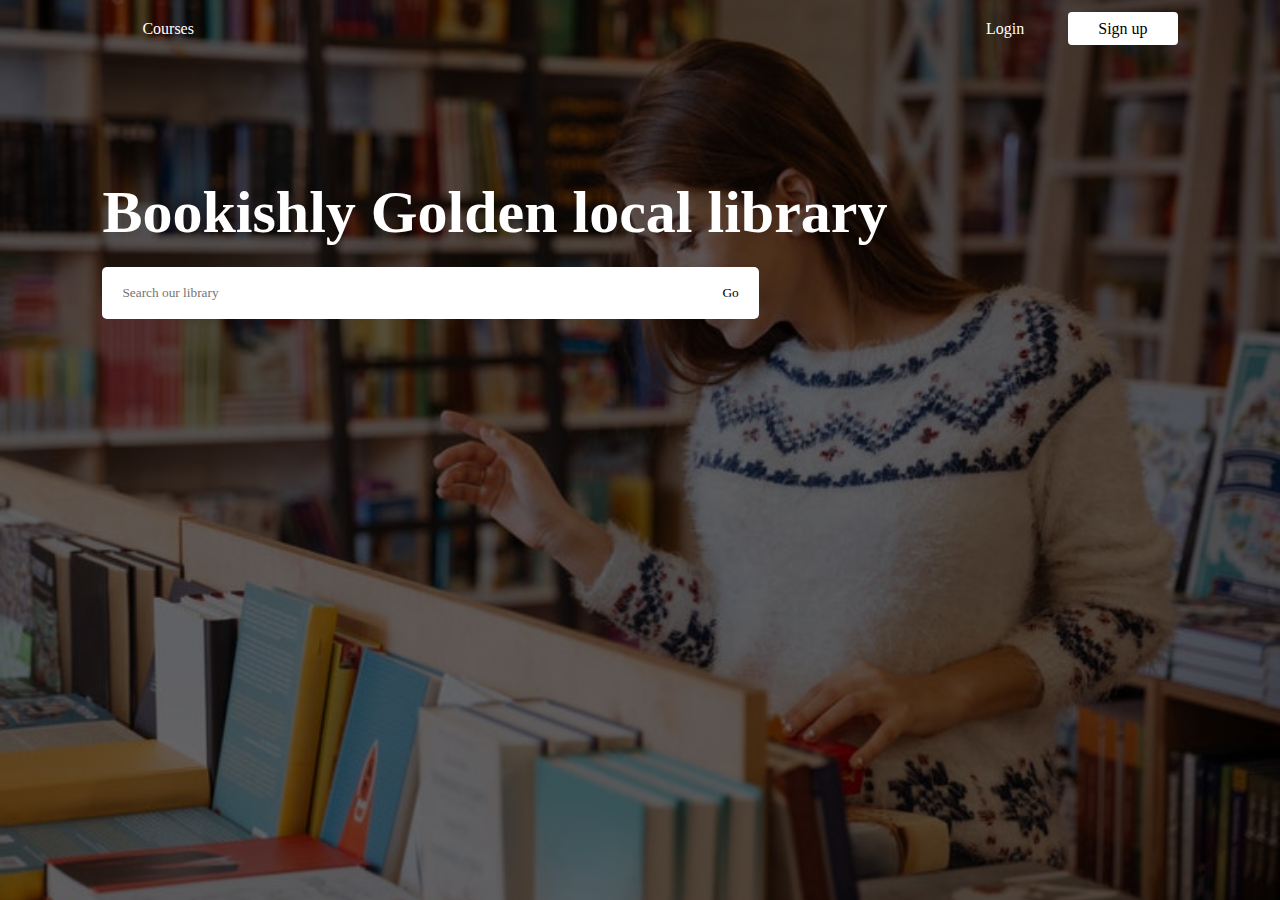
<file: educationSite.html>
<!DOCTYPE html>
<html lang="en">

<head>
    <meta charset="UTF-8">
    <meta name="viewport" content="width=device-width, initial-scale=1.0">
    <title>Education website</title>
    <link rel="stylesheet" href="educationSite.css">
</head>

<body>
    <div class="container">
        <nav>
            <div class="nav-logo">
            </div>
            <div class="nav-links">
                <a href="">Courses</a>
                <div>
                    <a href="">Login</a>
                    <a href="" class="btn">Sign up</a>
                </div>
            </div>
        </nav>

        <div class="content">
            <h1>Bookishly Golden local library</h1>
            <div class="search-box">
                <input type="text" placeholder="Search our library">
                <button type="submit">Go</button>
            </div>
        </div>
    </div>
</body>

</html>
</file>
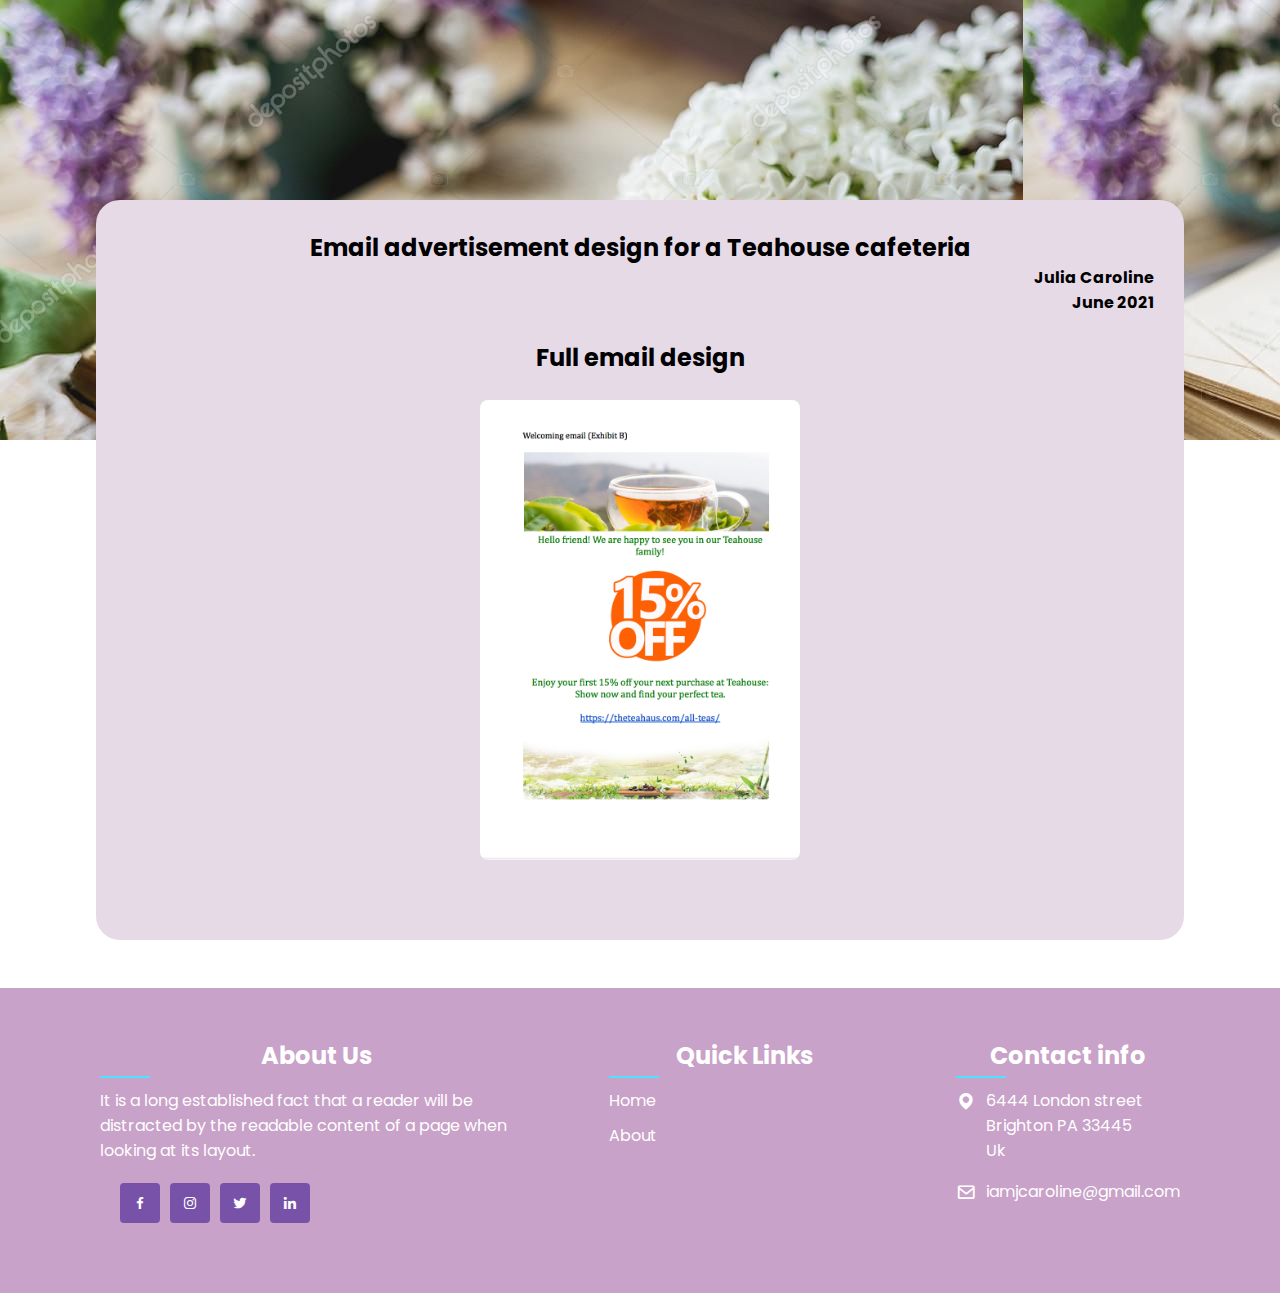
<file: emailpage.html>
<!DOCTYPE html>
<html lang="en">

<head>
    <meta charset="UTF-8">
    <meta http-equiv="X-UA-Compatible" content="IE=edge">
    <meta name="viewport" content="width=device-width, initial-scale=1.0">
    <title>Blog/Writing portfolio</title>
    <link href='https://unpkg.com/boxicons@2.1.4/css/boxicons.min.css' rel='stylesheet'>
    <link rel="preconnect" href="https://fonts.googleapis.com">
    <link rel="preconnect" href="https://fonts.gstatic.com" crossorigin>
    <link href="https://fonts.googleapis.com/css2?family=Montserrat:wght@400;500;700&family=Poppins:ital@1&display=swap"
        rel="stylesheet">
    <link rel="stylesheet" href="emailpage.css">
</head>

<body>

    <section class="home">
        <div class="home-text container">

        </div>
    </section>

    <main>
        <h2>Email advertisement design for a Teahouse cafeteria </h2>
        <div class="profile-container">
            <div class="profile">
                <div class="img-container">

                </div>
                <div class="text">
                    <h4>Julia Caroline</h4>
                    <h4>June 2021</h4><br>
                </div>
            </div>

        </div>

        <div class="blogcontent">
            <h2>Full email design</h2><br>


            <img src="images/img6.png" alt="" class="post-img"><br><br>


        </div>
    </main>


    <footer>
        <div class="footer-container">
            <div class="sec aboutus">
                <h2>About Us</h2>
                <p>It is a long established fact that a reader will be distracted by the readable
                    content of a page when looking at its layout.</p>
                <ul class="sci">
                    <li><a href="#"><i class="bx bxl-facebook"></i></a></li>
                    <li><a href="#"><i class="bx bxl-instagram"></i></a></li>
                    <li><a href="#"><i class="bx bxl-twitter"></i></a></li>
                    <li><a href="#"><i class="bx bxl-linkedin"></i></a></li>
                </ul>
            </div>
            <div class="sec quicklinks">
                <h2>Quick Links</h2>
                <ul>
                    <li><a href="#">Home</a></li>
                    <li><a href="#">About</a></li>
                </ul>
            </div>
            <div class="sec contactBx">
                <h2>Contact info</h2>
                <ul class="info">
                    <li>
                        <span><i class='bx bxs-map'></i></span>
                        <span>6444 London street <br>Brighton PA 33445 <br> Uk</span>
                    </li>
                    <li>
                        <span><i class='bx bx-envelope'></i></span>
                        <p><a href="mailto:iamjcaroline@gmail.com">iamjcaroline@gmail.com</a></p>
                    </li>
                </ul>
            </div>

        </div>
    </footer>

</body>

</html>
</file>
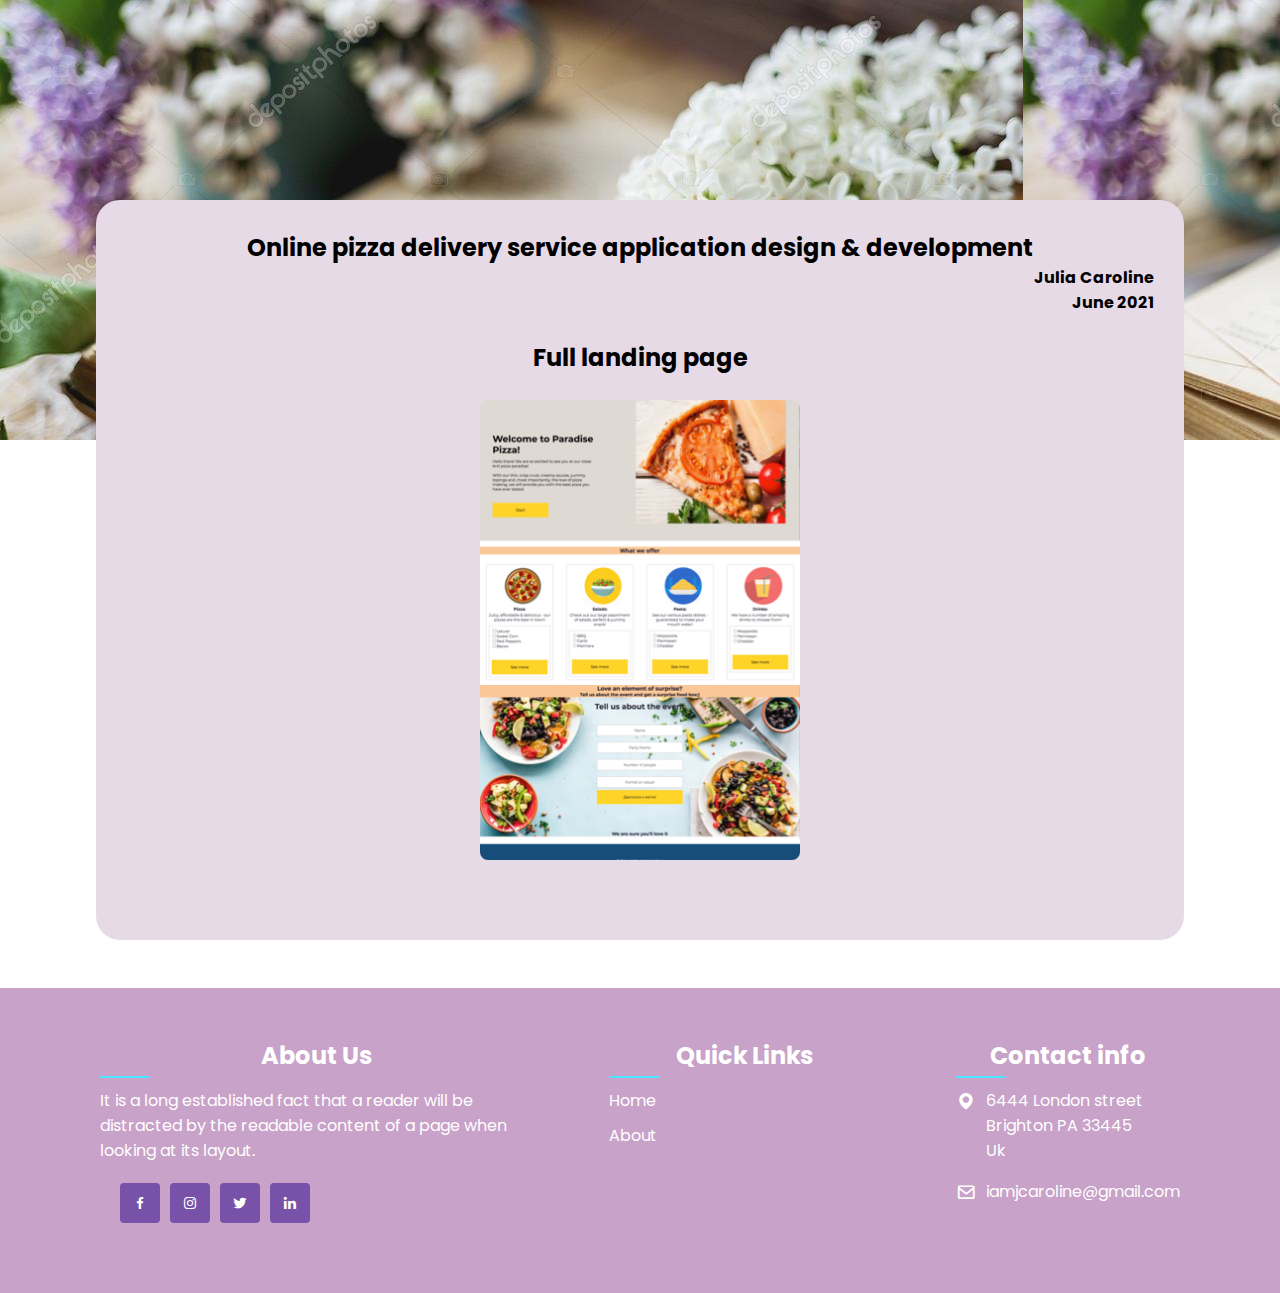
<file: landingpage1.html>
<!DOCTYPE html>
<html lang="en">

<head>
    <meta charset="UTF-8">
    <meta http-equiv="X-UA-Compatible" content="IE=edge">
    <meta name="viewport" content="width=device-width, initial-scale=1.0">
    <title>Blog/Writing portfolio</title>
    <link href='https://unpkg.com/boxicons@2.1.4/css/boxicons.min.css' rel='stylesheet'>
    <link rel="preconnect" href="https://fonts.googleapis.com">
    <link rel="preconnect" href="https://fonts.gstatic.com" crossorigin>
    <link href="https://fonts.googleapis.com/css2?family=Montserrat:wght@400;500;700&family=Poppins:ital@1&display=swap"
        rel="stylesheet">
    <link rel="stylesheet" href="landingpage1.css">
</head>

<body>

    <section class="home">
        <div class="home-text container">

        </div>
    </section>

    <main>
        <h2>Online pizza delivery service application design & development </h2>
        <div class="profile-container">
            <div class="profile">
                <div class="img-container">

                </div>
                <div class="text">
                    <h4>Julia Caroline</h4>
                    <h4>June 2021</h4><br>
                </div>
            </div>

        </div>

        <div class="blogcontent">
            <h2>Full landing page</h2><br>


            <img src="images/pizza.png" alt="" class="post-img"><br><br>


        </div>
    </main>


    <footer>
        <div class="footer-container">
            <div class="sec aboutus">
                <h2>About Us</h2>
                <p>It is a long established fact that a reader will be distracted by the readable
                    content of a page when looking at its layout.</p>
                <ul class="sci">
                    <li><a href="#"><i class="bx bxl-facebook"></i></a></li>
                    <li><a href="#"><i class="bx bxl-instagram"></i></a></li>
                    <li><a href="#"><i class="bx bxl-twitter"></i></a></li>
                    <li><a href="#"><i class="bx bxl-linkedin"></i></a></li>
                </ul>
            </div>
            <div class="sec quicklinks">
                <h2>Quick Links</h2>
                <ul>
                    <li><a href="#">Home</a></li>
                    <li><a href="#">About</a></li>
                </ul>
            </div>
            <div class="sec contactBx">
                <h2>Contact info</h2>
                <ul class="info">
                    <li>
                        <span><i class='bx bxs-map'></i></span>
                        <span>6444 London street <br>Brighton PA 33445 <br> Uk</span>
                    </li>
                    <li>
                        <span><i class='bx bx-envelope'></i></span>
                        <p><a href="mailto:iamjcaroline@gmail.com">iamjcaroline@gmail.com</a></p>
                    </li>
                </ul>
            </div>

        </div>
    </footer>

</body>

</html>
</file>
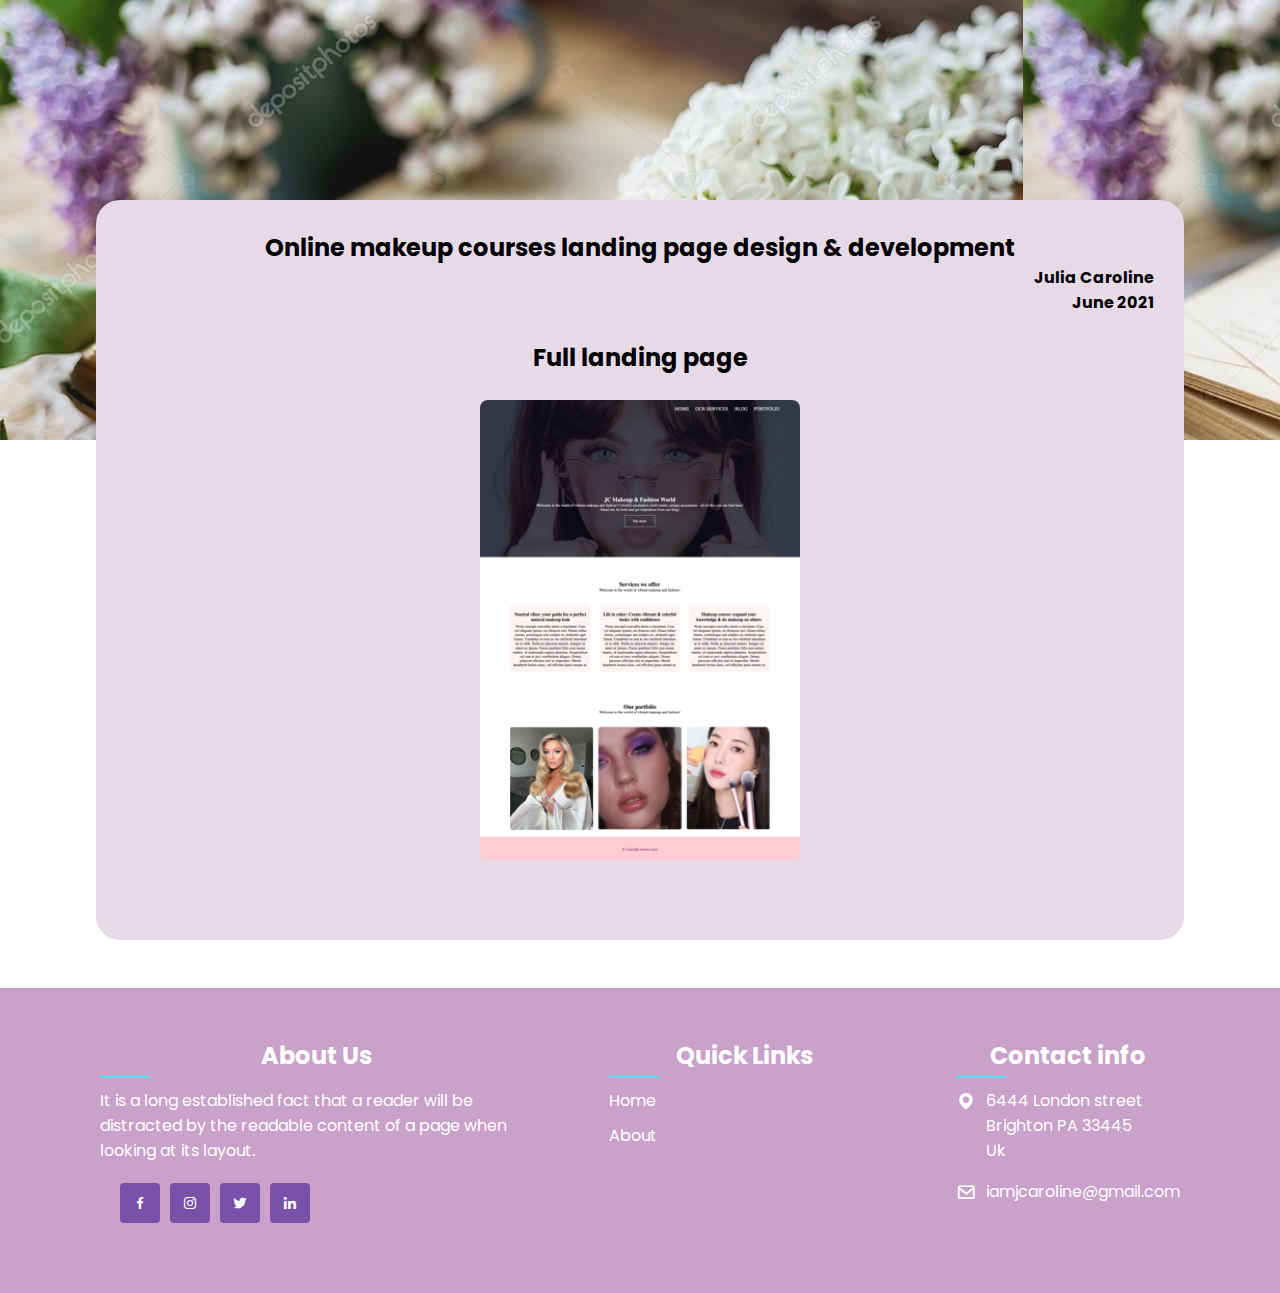
<file: landingpage2.html>
<!DOCTYPE html>
<html lang="en">

<head>
    <meta charset="UTF-8">
    <meta http-equiv="X-UA-Compatible" content="IE=edge">
    <meta name="viewport" content="width=device-width, initial-scale=1.0">
    <title>Blog/Writing portfolio</title>
    <link href='https://unpkg.com/boxicons@2.1.4/css/boxicons.min.css' rel='stylesheet'>
    <link rel="preconnect" href="https://fonts.googleapis.com">
    <link rel="preconnect" href="https://fonts.gstatic.com" crossorigin>
    <link href="https://fonts.googleapis.com/css2?family=Montserrat:wght@400;500;700&family=Poppins:ital@1&display=swap"
        rel="stylesheet">
    <link rel="stylesheet" href="landingpage2.css">
</head>

<body>

    <section class="home">
        <div class="home-text container">

        </div>
    </section>

    <main>
        <h2>Online makeup courses landing page design & development </h2>
        <div class="profile-container">
            <div class="profile">
                <div class="img-container">

                </div>
                <div class="text">
                    <h4>Julia Caroline</h4>
                    <h4>June 2021</h4><br>
                </div>
            </div>

        </div>

        <div class="blogcontent">
            <h2>Full landing page</h2><br>


            <img src="images/makeup.png" alt="" class="post-img"><br><br>


        </div>
    </main>


    <footer>
        <div class="footer-container">
            <div class="sec aboutus">
                <h2>About Us</h2>
                <p>It is a long established fact that a reader will be distracted by the readable
                    content of a page when looking at its layout.</p>
                <ul class="sci">
                    <li><a href="#"><i class="bx bxl-facebook"></i></a></li>
                    <li><a href="#"><i class="bx bxl-instagram"></i></a></li>
                    <li><a href="#"><i class="bx bxl-twitter"></i></a></li>
                    <li><a href="#"><i class="bx bxl-linkedin"></i></a></li>
                </ul>
            </div>
            <div class="sec quicklinks">
                <h2>Quick Links</h2>
                <ul>
                    <li><a href="#">Home</a></li>
                    <li><a href="#">About</a></li>
                </ul>
            </div>
            <div class="sec contactBx">
                <h2>Contact info</h2>
                <ul class="info">
                    <li>
                        <span><i class='bx bxs-map'></i></span>
                        <span>6444 London street <br>Brighton PA 33445 <br> Uk</span>
                    </li>
                    <li>
                        <span><i class='bx bx-envelope'></i></span>
                        <p><a href="mailto:iamjcaroline@gmail.com">iamjcaroline@gmail.com</a></p>
                    </li>
                </ul>
            </div>

        </div>
    </footer>

</body>

</html>
</file>
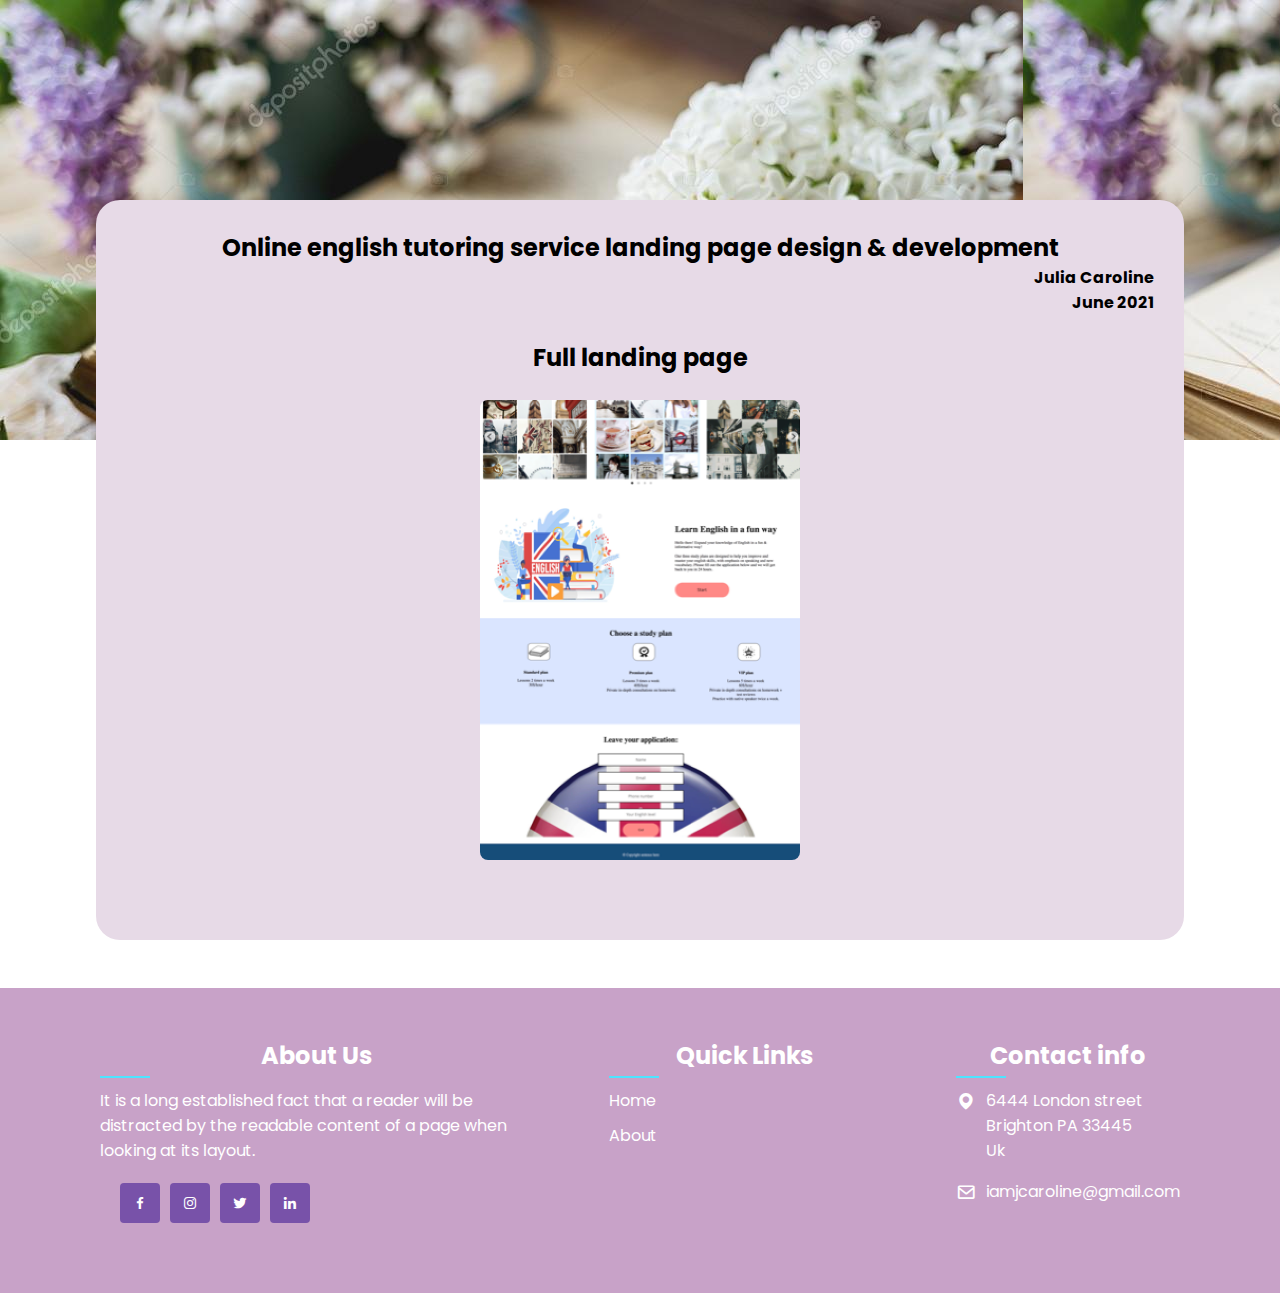
<file: landingpage3.html>
<!DOCTYPE html>
<html lang="en">

<head>
    <meta charset="UTF-8">
    <meta http-equiv="X-UA-Compatible" content="IE=edge">
    <meta name="viewport" content="width=device-width, initial-scale=1.0">
    <title>Blog/Writing portfolio</title>
    <link href='https://unpkg.com/boxicons@2.1.4/css/boxicons.min.css' rel='stylesheet'>
    <link rel="preconnect" href="https://fonts.googleapis.com">
    <link rel="preconnect" href="https://fonts.gstatic.com" crossorigin>
    <link href="https://fonts.googleapis.com/css2?family=Montserrat:wght@400;500;700&family=Poppins:ital@1&display=swap"
        rel="stylesheet">
    <link rel="stylesheet" href="landingpage3.css">
</head>

<body>

    <section class="home">
        <div class="home-text container">

        </div>
    </section>

    <main>
        <h2>Online english tutoring service landing page design & development </h2>
        <div class="profile-container">
            <div class="profile">
                <div class="img-container">

                </div>
                <div class="text">
                    <h4>Julia Caroline</h4>
                    <h4>June 2021</h4><br>
                </div>
            </div>

        </div>

        <div class="blogcontent">
            <h2>Full landing page</h2><br>


            <img src="images/english.png" alt="" class="post-img"><br><br>


        </div>
    </main>


    <footer>
        <div class="footer-container">
            <div class="sec aboutus">
                <h2>About Us</h2>
                <p>It is a long established fact that a reader will be distracted by the readable
                    content of a page when looking at its layout.</p>
                <ul class="sci">
                    <li><a href="#"><i class="bx bxl-facebook"></i></a></li>
                    <li><a href="#"><i class="bx bxl-instagram"></i></a></li>
                    <li><a href="#"><i class="bx bxl-twitter"></i></a></li>
                    <li><a href="#"><i class="bx bxl-linkedin"></i></a></li>
                </ul>
            </div>
            <div class="sec quicklinks">
                <h2>Quick Links</h2>
                <ul>
                    <li><a href="#">Home</a></li>
                    <li><a href="#">About</a></li>
                </ul>
            </div>
            <div class="sec contactBx">
                <h2>Contact info</h2>
                <ul class="info">
                    <li>
                        <span><i class='bx bxs-map'></i></span>
                        <span>6444 London street <br>Brighton PA 33445 <br> Uk</span>
                    </li>
                    <li>
                        <span><i class='bx bx-envelope'></i></span>
                        <p><a href="mailto:iamjcaroline@gmail.com">iamjcaroline@gmail.com</a></p>
                    </li>
                </ul>
            </div>

        </div>
    </footer>

</body>

</html>
</file>
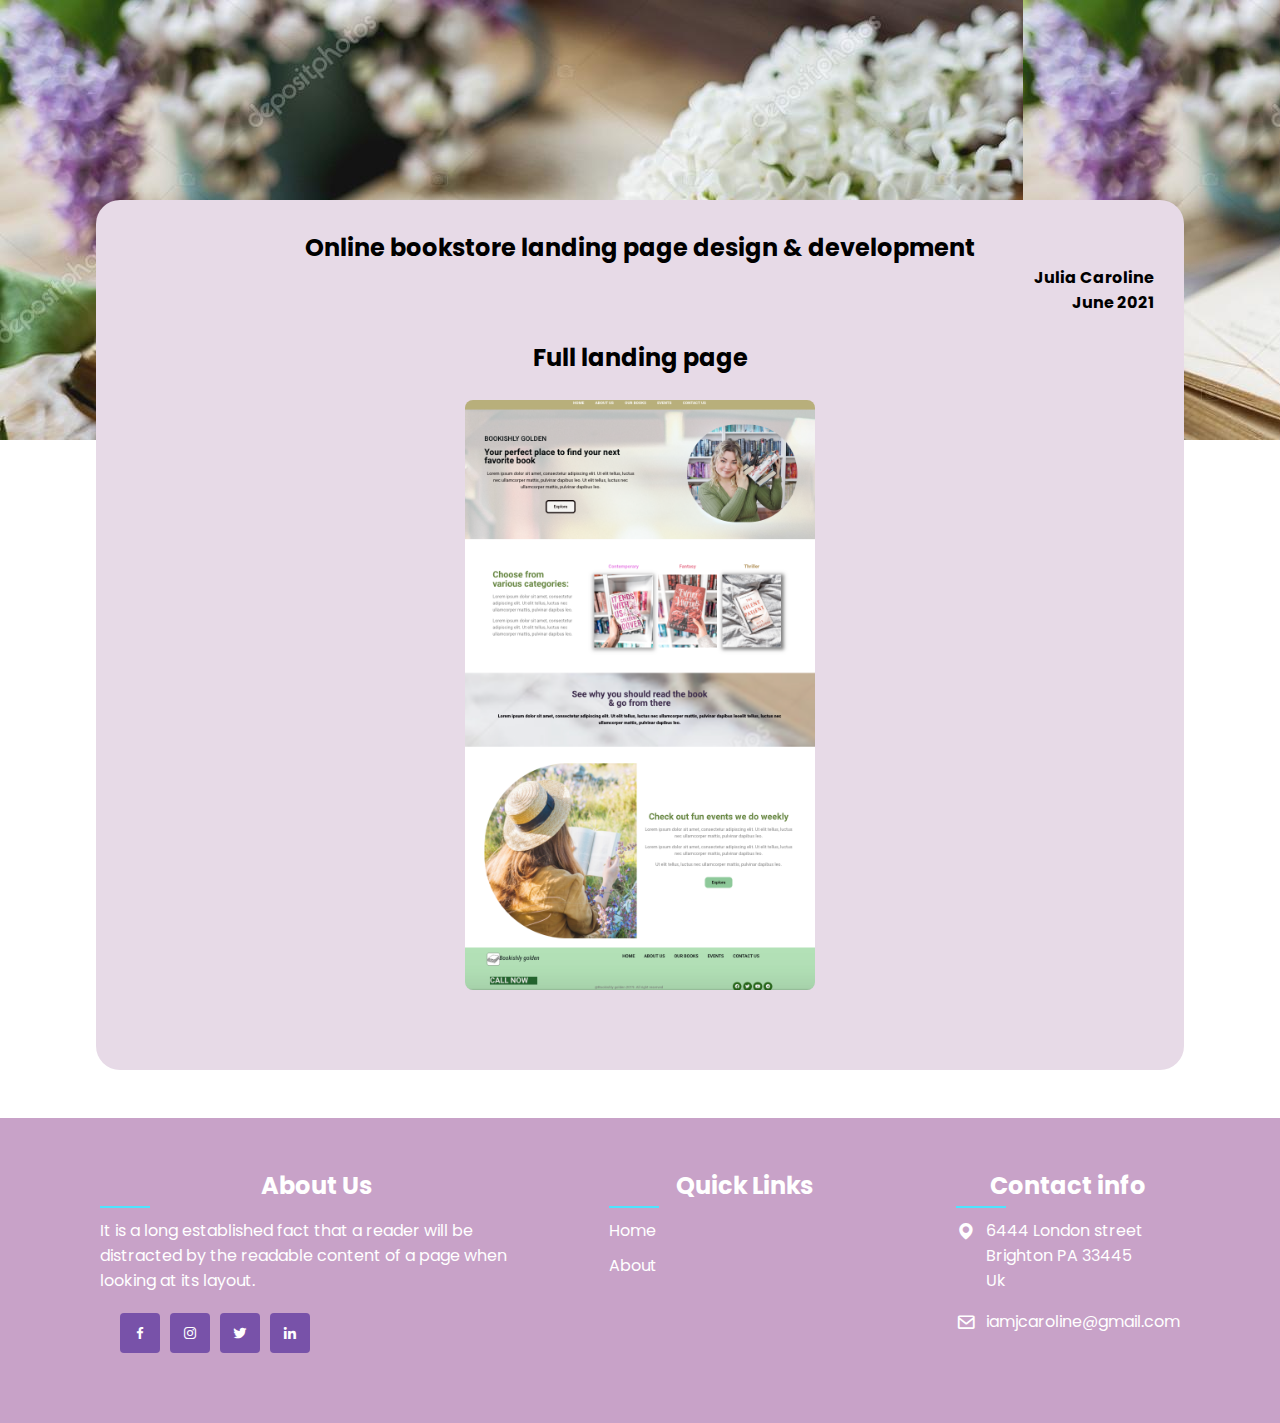
<file: landingpage4.html>
<!DOCTYPE html>
<html lang="en">

<head>
    <meta charset="UTF-8">
    <meta http-equiv="X-UA-Compatible" content="IE=edge">
    <meta name="viewport" content="width=device-width, initial-scale=1.0">
    <title>Blog/Writing portfolio</title>
    <link href='https://unpkg.com/boxicons@2.1.4/css/boxicons.min.css' rel='stylesheet'>
    <link rel="preconnect" href="https://fonts.googleapis.com">
    <link rel="preconnect" href="https://fonts.gstatic.com" crossorigin>
    <link href="https://fonts.googleapis.com/css2?family=Montserrat:wght@400;500;700&family=Poppins:ital@1&display=swap"
        rel="stylesheet">
    <link rel="stylesheet" href="landingpage4.css">
</head>

<body>

    <section class="home">
        <div class="home-text container">

        </div>
    </section>

    <main>
        <h2>Online bookstore landing page design & development</h2>
        <div class="profile-container">
            <div class="profile">
                <div class="img-container">

                </div>
                <div class="text">
                    <h4>Julia Caroline</h4>
                    <h4>June 2021</h4><br>
                </div>
            </div>

        </div>

        <div class="blogcontent">
            <h2>Full landing page</h2><br>


            <img src="images/books.png" alt="" class="post-img"><br><br>


        </div>
    </main>


    <footer>
        <div class="footer-container">
            <div class="sec aboutus">
                <h2>About Us</h2>
                <p>It is a long established fact that a reader will be distracted by the readable
                    content of a page when looking at its layout.</p>
                <ul class="sci">
                    <li><a href="#"><i class="bx bxl-facebook"></i></a></li>
                    <li><a href="#"><i class="bx bxl-instagram"></i></a></li>
                    <li><a href="#"><i class="bx bxl-twitter"></i></a></li>
                    <li><a href="#"><i class="bx bxl-linkedin"></i></a></li>
                </ul>
            </div>
            <div class="sec quicklinks">
                <h2>Quick Links</h2>
                <ul>
                    <li><a href="#">Home</a></li>
                    <li><a href="#">About</a></li>
                </ul>
            </div>
            <div class="sec contactBx">
                <h2>Contact info</h2>
                <ul class="info">
                    <li>
                        <span><i class='bx bxs-map'></i></span>
                        <span>6444 London street <br>Brighton PA 33445 <br> Uk</span>
                    </li>
                    <li>
                        <span><i class='bx bx-envelope'></i></span>
                        <p><a href="mailto:iamjcaroline@gmail.com">iamjcaroline@gmail.com</a></p>
                    </li>
                </ul>
            </div>

        </div>
    </footer>

</body>

</html>
</file>
<file: blogpost.css>
@import url('https://fonts.googleapis.com/css2?family=Montserrat:wght@400;500;700&family=Poppins:ital@1&display=swap');
*{
    font-family: 'Poppins', sans-serif;
    margin: 0;
    padding: 0;
    scroll-behavior: smooth;
    scroll-padding-top: 2rem;
    box-sizing: border-box;
}

/*root values */
:root{
    --container-color: #1a1e21;
    --second-color: rgba(77, 228, 255);
    --text-color: #172317;
    --bg-color: #fff;
}

a{
    text-decoration: none;
}

li{
    list-style: none;
}

img{
    width: 100%;
    align-items: center;
}

section{
    padding: 3rem 0 2rem;
}

.container{
    max-width: 1068px;
    margin: auto;
    width: 100%;
}

a{
    color: #fff;
}

h2{
    text-align: center;
}

h3{
    text-align: center;
}

h4{
    text-align: right;
}


.home{
    width: 100%;
    min-height: 440px;
    background: url("images/blogpic.jpeg");
    display: grid;
    justify-content: center;
    align-items: center;
}

.home-text{
    color: var(--bg-color);
    text-align: center;
}

.home-title{
    font-size: 3.5rem;
}

.home-subtitle{
    font-size: 1rem;
    font-weight: 400;
}

main{
    width: 100%;
    max-width: 68rem;
    background-color: #e7dae7;
    margin: 0 auto;
    padding: 30px;
    border-radius: 1.5rem;
    margin-top: -15rem;
}


footer{
    position: relative;
    width: 100%;
    height: auto;
    padding: 50px 100px;
    margin-top: 3rem;
    background: #c8a2c8;
    display: flex;
    font-family: sans-serif;
    justify-content: space-between;
}

.footer-container{
    display: flex;
    justify-content: space-between;
    flex-wrap: wrap;
    flex-direction: row;
}

.footer-container .sec{
    margin-right: 30px;
}

.footer-container .sec.aboutus{
    width: 40%;
}

.footer-container h2{
    position: relative;
    color:#fff;
    margin-bottom: 15px;
}

.footer-container h2::before{
    content: '';
    position: absolute;
    bottom: -5px;
    left: 0;
    width: 50px;
    height: 2px;
    background: rgb(77, 228, 255);
}

footer p{
    color: #fff;
}

.sci{
    margin: 20px;
    display: flex;
}

.sci li{
    list-style: none;
}

.sci li a{
    display: inline-block;
    width: 40px;
    height: 40px;
    background: #7852a9;
    display: flex;
    justify-content: center;
    align-items: center;
    margin-right: 10px;
    text-decoration: none;
    border-radius: 4px;
    transition: .5s;
}

.sci li a:hover{
    background: rgb(77, 228, 255);
}

.sci i a .bx{
    color: #fff;
    font-size: 20px;
}

.quicklinks{
    position: relative;
    width: 25%;
}

.quicklinks ul li{
    list-style: none;
}

.quicklinks ul li a{
    color: #fff;
    text-decoration: none;
    margin-bottom: 10px;
    display: inline-block;
    transition: .3s;
}

.quicklinks ul li a:hover{
    color: #fff;
}

.footer-container .contactBx{
    width: calc(35%-60px);
    margin-right: 0 !important;
}

.contactBx .info{
    position: relative;
}

.contactBx .info li{
    display: flex !important;
    margin-bottom: 16px;
}

.contactBx .info li span:nth-child(1){
    color: #fff;
    font-size: 20px;
    margin-right: 10px;
}

.contactBx .info li span{
    color: #fff;
}

.contactBx .info li a{
    color: #fff;
    text-decoration: none;
    transition: .5s;
}

.contactBx .info li a:hover{
    color: #fff;
}

.post-img{
    width: 300px;
    height: 400px;
    object-fit: cover;
    object-position: center;
    border-radius: 0.5rem;
    align-items: center;
    display: block;
    margin-left: auto;
    margin-right: auto;
}
</file>
<file: educationSite.css>
*{
    margin: 0;
    padding: 0;
    font-family: 'poppins', serif;
    box-sizing: border-box;

}

.container{
    width: 100%;
    min-height: 100vh;
    background: linear-gradient(rgba(0,0,0,0.6), rgba(0,0,0,0.6)),url(images/books.jpeg);
    background-size: cover;
    background-position: center;
    padding: 0 8%
}

nav{
    display:flex;
    align-items: center;
    flex-wrap: wrap;
    padding: 20px 0;
}

.nav-logo img{
    width: 160px;
}

.nav-links{
    display: flex;
    flex: 1;
    align-items: center;
    justify-content: space-between;
}

.nav-links a{
    text-decoration: none;
    color: #fff;
    margin-left: 40px;
}

.nav-links .btn{
    background: #fff;
    color: #000;
    padding: 8px 30px;
    border-radius: 4px;
}

.content{
    margin-top: 120px;
    color: #fff;
}

.content h1{
    font-size: 60px;
}

.search-box{
    background: #fff;
    width: fit-content;
    display: flex;
    align-items: center;
    padding: 18px 20px;
    border-radius: 5px;
    margin: 20px 0;
}

.search-box input{
    background: transparent;
    width: 600px;
    border: 0;
    outline: none;
}

.search-box button{
    background: transparent;
    border: 0;
    cursor: pointer;
}

@media (max-width: 700px){
    .search-box input{
        width: 230px;
    }

    .content{
        margin-top: 60px;
    }

    .nav-logo{
        flex-basis: 100%;
        margin-bottom: 10px;
        text-align: center;
    }
}
</file>
<file: emailpage.css>
@import url('https://fonts.googleapis.com/css2?family=Montserrat:wght@400;500;700&family=Poppins:ital@1&display=swap');
*{
    font-family: 'Poppins', sans-serif;
    margin: 0;
    padding: 0;
    scroll-behavior: smooth;
    scroll-padding-top: 2rem;
    box-sizing: border-box;
}

/*root values */
:root{
    --container-color: #1a1e21;
    --second-color: rgba(77, 228, 255);
    --text-color: #172317;
    --bg-color: #fff;
}

a{
    text-decoration: none;
}

li{
    list-style: none;
}

img{
    width: 100%;
    align-items: center;
}

section{
    padding: 3rem 0 2rem;
}

.container{
    max-width: 1068px;
    margin: auto;
    width: 100%;
}

a{
    color: #fff;
}

h2{
    text-align: center;
}

h3{
    text-align: center;
}

h4{
    text-align: right;
}


.home{
    width: 100%;
    min-height: 440px;
    background: url("images/blogpic.jpeg");
    display: grid;
    justify-content: center;
    align-items: center;
}

.home-text{
    color: var(--bg-color);
    text-align: center;
}

.home-title{
    font-size: 3.5rem;
}

.home-subtitle{
    font-size: 1rem;
    font-weight: 400;
}

main{
    width: 100%;
    max-width: 68rem;
    background-color: #e7dae7;
    margin: 0 auto;
    padding: 30px;
    border-radius: 1.5rem;
    margin-top: -15rem;
}


footer{
    position: relative;
    width: 100%;
    height: auto;
    padding: 50px 100px;
    margin-top: 3rem;
    background: #c8a2c8;
    display: flex;
    font-family: sans-serif;
    justify-content: space-between;
}

.footer-container{
    display: flex;
    justify-content: space-between;
    flex-wrap: wrap;
    flex-direction: row;
}

.footer-container .sec{
    margin-right: 30px;
}

.footer-container .sec.aboutus{
    width: 40%;
}

.footer-container h2{
    position: relative;
    color:#fff;
    margin-bottom: 15px;
}

.footer-container h2::before{
    content: '';
    position: absolute;
    bottom: -5px;
    left: 0;
    width: 50px;
    height: 2px;
    background: rgb(77, 228, 255);
}

footer p{
    color: #fff;
}

.sci{
    margin: 20px;
    display: flex;
}

.sci li{
    list-style: none;
}

.sci li a{
    display: inline-block;
    width: 40px;
    height: 40px;
    background: #7852a9;
    display: flex;
    justify-content: center;
    align-items: center;
    margin-right: 10px;
    text-decoration: none;
    border-radius: 4px;
    transition: .5s;
}

.sci li a:hover{
    background: rgb(77, 228, 255);
}

.sci i a .bx{
    color: #fff;
    font-size: 20px;
}

.quicklinks{
    position: relative;
    width: 25%;
}

.quicklinks ul li{
    list-style: none;
}

.quicklinks ul li a{
    color: #fff;
    text-decoration: none;
    margin-bottom: 10px;
    display: inline-block;
    transition: .3s;
}

.quicklinks ul li a:hover{
    color: #fff;
}

.footer-container .contactBx{
    width: calc(35%-60px);
    margin-right: 0 !important;
}

.contactBx .info{
    position: relative;
}

.contactBx .info li{
    display: flex !important;
    margin-bottom: 16px;
}

.contactBx .info li span:nth-child(1){
    color: #fff;
    font-size: 20px;
    margin-right: 10px;
}

.contactBx .info li span{
    color: #fff;
}

.contactBx .info li a{
    color: #fff;
    text-decoration: none;
    transition: .5s;
}

.contactBx .info li a:hover{
    color: #fff;
}

.post-img{
    width: 320px;
    height: 460px;
    object-fit: cover;
    object-position: center;
    border-radius: 0.5rem;
    align-items: center;
    display: block;
    margin-left: auto;
    margin-right: auto;
}
</file>
<file: landingpage1.css>
@import url('https://fonts.googleapis.com/css2?family=Montserrat:wght@400;500;700&family=Poppins:ital@1&display=swap');
*{
    font-family: 'Poppins', sans-serif;
    margin: 0;
    padding: 0;
    scroll-behavior: smooth;
    scroll-padding-top: 2rem;
    box-sizing: border-box;
}

/*root values */
:root{
    --container-color: #1a1e21;
    --second-color: rgba(77, 228, 255);
    --text-color: #172317;
    --bg-color: #fff;
}

a{
    text-decoration: none;
}

li{
    list-style: none;
}

img{
    width: 100%;
    align-items: center;
}

section{
    padding: 3rem 0 2rem;
}

.container{
    max-width: 1068px;
    margin: auto;
    width: 100%;
}

a{
    color: #fff;
}

h2{
    text-align: center;
}

h3{
    text-align: center;
}

h4{
    text-align: right;
}


.home{
    width: 100%;
    min-height: 440px;
    background: url("images/blogpic.jpeg");
    display: grid;
    justify-content: center;
    align-items: center;
}

.home-text{
    color: var(--bg-color);
    text-align: center;
}

.home-title{
    font-size: 3.5rem;
}

.home-subtitle{
    font-size: 1rem;
    font-weight: 400;
}

main{
    width: 100%;
    max-width: 68rem;
    background-color: #e7dae7;
    margin: 0 auto;
    padding: 30px;
    border-radius: 1.5rem;
    margin-top: -15rem;
}


footer{
    position: relative;
    width: 100%;
    height: auto;
    padding: 50px 100px;
    margin-top: 3rem;
    background: #c8a2c8;
    display: flex;
    font-family: sans-serif;
    justify-content: space-between;
}

.footer-container{
    display: flex;
    justify-content: space-between;
    flex-wrap: wrap;
    flex-direction: row;
}

.footer-container .sec{
    margin-right: 30px;
}

.footer-container .sec.aboutus{
    width: 40%;
}

.footer-container h2{
    position: relative;
    color:#fff;
    margin-bottom: 15px;
}

.footer-container h2::before{
    content: '';
    position: absolute;
    bottom: -5px;
    left: 0;
    width: 50px;
    height: 2px;
    background: rgb(77, 228, 255);
}

footer p{
    color: #fff;
}

.sci{
    margin: 20px;
    display: flex;
}

.sci li{
    list-style: none;
}

.sci li a{
    display: inline-block;
    width: 40px;
    height: 40px;
    background: #7852a9;
    display: flex;
    justify-content: center;
    align-items: center;
    margin-right: 10px;
    text-decoration: none;
    border-radius: 4px;
    transition: .5s;
}

.sci li a:hover{
    background: rgb(77, 228, 255);
}

.sci i a .bx{
    color: #fff;
    font-size: 20px;
}

.quicklinks{
    position: relative;
    width: 25%;
}

.quicklinks ul li{
    list-style: none;
}

.quicklinks ul li a{
    color: #fff;
    text-decoration: none;
    margin-bottom: 10px;
    display: inline-block;
    transition: .3s;
}

.quicklinks ul li a:hover{
    color: #fff;
}

.footer-container .contactBx{
    width: calc(35%-60px);
    margin-right: 0 !important;
}

.contactBx .info{
    position: relative;
}

.contactBx .info li{
    display: flex !important;
    margin-bottom: 16px;
}

.contactBx .info li span:nth-child(1){
    color: #fff;
    font-size: 20px;
    margin-right: 10px;
}

.contactBx .info li span{
    color: #fff;
}

.contactBx .info li a{
    color: #fff;
    text-decoration: none;
    transition: .5s;
}

.contactBx .info li a:hover{
    color: #fff;
}

.post-img{
    width: 320px;
    height: 460px;
    object-fit: cover;
    object-position: center;
    border-radius: 0.5rem;
    align-items: center;
    display: block;
    margin-left: auto;
    margin-right: auto;
}
</file>
<file: landingpage2.css>
@import url('https://fonts.googleapis.com/css2?family=Montserrat:wght@400;500;700&family=Poppins:ital@1&display=swap');
*{
    font-family: 'Poppins', sans-serif;
    margin: 0;
    padding: 0;
    scroll-behavior: smooth;
    scroll-padding-top: 2rem;
    box-sizing: border-box;
}

/*root values */
:root{
    --container-color: #1a1e21;
    --second-color: rgba(77, 228, 255);
    --text-color: #172317;
    --bg-color: #fff;
}

a{
    text-decoration: none;
}

li{
    list-style: none;
}

img{
    width: 100%;
    align-items: center;
}

section{
    padding: 3rem 0 2rem;
}

.container{
    max-width: 1068px;
    margin: auto;
    width: 100%;
}

a{
    color: #fff;
}

h2{
    text-align: center;
}

h3{
    text-align: center;
}

h4{
    text-align: right;
}


.home{
    width: 100%;
    min-height: 440px;
    background: url("images/blogpic.jpeg");
    display: grid;
    justify-content: center;
    align-items: center;
}

.home-text{
    color: var(--bg-color);
    text-align: center;
}

.home-title{
    font-size: 3.5rem;
}

.home-subtitle{
    font-size: 1rem;
    font-weight: 400;
}

main{
    width: 100%;
    max-width: 68rem;
    background-color: #e7dae7;
    margin: 0 auto;
    padding: 30px;
    border-radius: 1.5rem;
    margin-top: -15rem;
}


footer{
    position: relative;
    width: 100%;
    height: auto;
    padding: 50px 100px;
    margin-top: 3rem;
    background: #c8a2c8;
    display: flex;
    font-family: sans-serif;
    justify-content: space-between;
}

.footer-container{
    display: flex;
    justify-content: space-between;
    flex-wrap: wrap;
    flex-direction: row;
}

.footer-container .sec{
    margin-right: 30px;
}

.footer-container .sec.aboutus{
    width: 40%;
}

.footer-container h2{
    position: relative;
    color:#fff;
    margin-bottom: 15px;
}

.footer-container h2::before{
    content: '';
    position: absolute;
    bottom: -5px;
    left: 0;
    width: 50px;
    height: 2px;
    background: rgb(77, 228, 255);
}

footer p{
    color: #fff;
}

.sci{
    margin: 20px;
    display: flex;
}

.sci li{
    list-style: none;
}

.sci li a{
    display: inline-block;
    width: 40px;
    height: 40px;
    background: #7852a9;
    display: flex;
    justify-content: center;
    align-items: center;
    margin-right: 10px;
    text-decoration: none;
    border-radius: 4px;
    transition: .5s;
}

.sci li a:hover{
    background: rgb(77, 228, 255);
}

.sci i a .bx{
    color: #fff;
    font-size: 20px;
}

.quicklinks{
    position: relative;
    width: 25%;
}

.quicklinks ul li{
    list-style: none;
}

.quicklinks ul li a{
    color: #fff;
    text-decoration: none;
    margin-bottom: 10px;
    display: inline-block;
    transition: .3s;
}

.quicklinks ul li a:hover{
    color: #fff;
}

.footer-container .contactBx{
    width: calc(35%-60px);
    margin-right: 0 !important;
}

.contactBx .info{
    position: relative;
}

.contactBx .info li{
    display: flex !important;
    margin-bottom: 16px;
}

.contactBx .info li span:nth-child(1){
    color: #fff;
    font-size: 20px;
    margin-right: 10px;
}

.contactBx .info li span{
    color: #fff;
}

.contactBx .info li a{
    color: #fff;
    text-decoration: none;
    transition: .5s;
}

.contactBx .info li a:hover{
    color: #fff;
}

.post-img{
    width: 320px;
    height: 460px;
    object-fit: cover;
    object-position: center;
    border-radius: 0.5rem;
    align-items: center;
    display: block;
    margin-left: auto;
    margin-right: auto;
}
</file>
<file: landingpage3.css>
@import url('https://fonts.googleapis.com/css2?family=Montserrat:wght@400;500;700&family=Poppins:ital@1&display=swap');
*{
    font-family: 'Poppins', sans-serif;
    margin: 0;
    padding: 0;
    scroll-behavior: smooth;
    scroll-padding-top: 2rem;
    box-sizing: border-box;
}

/*root values */
:root{
    --container-color: #1a1e21;
    --second-color: rgba(77, 228, 255);
    --text-color: #172317;
    --bg-color: #fff;
}

a{
    text-decoration: none;
}

li{
    list-style: none;
}

img{
    width: 100%;
    align-items: center;
}

section{
    padding: 3rem 0 2rem;
}

.container{
    max-width: 1068px;
    margin: auto;
    width: 100%;
}

a{
    color: #fff;
}

h2{
    text-align: center;
}

h3{
    text-align: center;
}

h4{
    text-align: right;
}


.home{
    width: 100%;
    min-height: 440px;
    background: url("images/blogpic.jpeg");
    display: grid;
    justify-content: center;
    align-items: center;
}

.home-text{
    color: var(--bg-color);
    text-align: center;
}

.home-title{
    font-size: 3.5rem;
}

.home-subtitle{
    font-size: 1rem;
    font-weight: 400;
}

main{
    width: 100%;
    max-width: 68rem;
    background-color: #e7dae7;
    margin: 0 auto;
    padding: 30px;
    border-radius: 1.5rem;
    margin-top: -15rem;
}


footer{
    position: relative;
    width: 100%;
    height: auto;
    padding: 50px 100px;
    margin-top: 3rem;
    background: #c8a2c8;
    display: flex;
    font-family: sans-serif;
    justify-content: space-between;
}

.footer-container{
    display: flex;
    justify-content: space-between;
    flex-wrap: wrap;
    flex-direction: row;
}

.footer-container .sec{
    margin-right: 30px;
}

.footer-container .sec.aboutus{
    width: 40%;
}

.footer-container h2{
    position: relative;
    color:#fff;
    margin-bottom: 15px;
}

.footer-container h2::before{
    content: '';
    position: absolute;
    bottom: -5px;
    left: 0;
    width: 50px;
    height: 2px;
    background: rgb(77, 228, 255);
}

footer p{
    color: #fff;
}

.sci{
    margin: 20px;
    display: flex;
}

.sci li{
    list-style: none;
}

.sci li a{
    display: inline-block;
    width: 40px;
    height: 40px;
    background: #7852a9;
    display: flex;
    justify-content: center;
    align-items: center;
    margin-right: 10px;
    text-decoration: none;
    border-radius: 4px;
    transition: .5s;
}

.sci li a:hover{
    background: rgb(77, 228, 255);
}

.sci i a .bx{
    color: #fff;
    font-size: 20px;
}

.quicklinks{
    position: relative;
    width: 25%;
}

.quicklinks ul li{
    list-style: none;
}

.quicklinks ul li a{
    color: #fff;
    text-decoration: none;
    margin-bottom: 10px;
    display: inline-block;
    transition: .3s;
}

.quicklinks ul li a:hover{
    color: #fff;
}

.footer-container .contactBx{
    width: calc(35%-60px);
    margin-right: 0 !important;
}

.contactBx .info{
    position: relative;
}

.contactBx .info li{
    display: flex !important;
    margin-bottom: 16px;
}

.contactBx .info li span:nth-child(1){
    color: #fff;
    font-size: 20px;
    margin-right: 10px;
}

.contactBx .info li span{
    color: #fff;
}

.contactBx .info li a{
    color: #fff;
    text-decoration: none;
    transition: .5s;
}

.contactBx .info li a:hover{
    color: #fff;
}

.post-img{
    width: 320px;
    height: 460px;
    object-fit: cover;
    object-position: center;
    border-radius: 0.5rem;
    align-items: center;
    display: block;
    margin-left: auto;
    margin-right: auto;
}
</file>
<file: landingpage4.css>
@import url('https://fonts.googleapis.com/css2?family=Montserrat:wght@400;500;700&family=Poppins:ital@1&display=swap');
*{
    font-family: 'Poppins', sans-serif;
    margin: 0;
    padding: 0;
    scroll-behavior: smooth;
    scroll-padding-top: 2rem;
    box-sizing: border-box;
}

/*root values */
:root{
    --container-color: #1a1e21;
    --second-color: rgba(77, 228, 255);
    --text-color: #172317;
    --bg-color: #fff;
}

a{
    text-decoration: none;
}

li{
    list-style: none;
}

img{
    width: 100%;
    align-items: center;
}

section{
    padding: 3rem 0 2rem;
}

.container{
    max-width: 1068px;
    margin: auto;
    width: 100%;
}

a{
    color: #fff;
}

h2{
    text-align: center;
}

h3{
    text-align: center;
}

h4{
    text-align: right;
}


.home{
    width: 100%;
    min-height: 440px;
    background: url("images/blogpic.jpeg");
    display: grid;
    justify-content: center;
    align-items: center;
}

.home-text{
    color: var(--bg-color);
    text-align: center;
}

.home-title{
    font-size: 3.5rem;
}

.home-subtitle{
    font-size: 1rem;
    font-weight: 400;
}

main{
    width: 100%;
    max-width: 68rem;
    background-color: #e7dae7;
    margin: 0 auto;
    padding: 30px;
    border-radius: 1.5rem;
    margin-top: -15rem;
}


footer{
    position: relative;
    width: 100%;
    height: auto;
    padding: 50px 100px;
    margin-top: 3rem;
    background: #c8a2c8;
    display: flex;
    font-family: sans-serif;
    justify-content: space-between;
}

.footer-container{
    display: flex;
    justify-content: space-between;
    flex-wrap: wrap;
    flex-direction: row;
}

.footer-container .sec{
    margin-right: 30px;
}

.footer-container .sec.aboutus{
    width: 40%;
}

.footer-container h2{
    position: relative;
    color:#fff;
    margin-bottom: 15px;
}

.footer-container h2::before{
    content: '';
    position: absolute;
    bottom: -5px;
    left: 0;
    width: 50px;
    height: 2px;
    background: rgb(77, 228, 255);
}

footer p{
    color: #fff;
}

.sci{
    margin: 20px;
    display: flex;
}

.sci li{
    list-style: none;
}

.sci li a{
    display: inline-block;
    width: 40px;
    height: 40px;
    background: #7852a9;
    display: flex;
    justify-content: center;
    align-items: center;
    margin-right: 10px;
    text-decoration: none;
    border-radius: 4px;
    transition: .5s;
}

.sci li a:hover{
    background: rgb(77, 228, 255);
}

.sci i a .bx{
    color: #fff;
    font-size: 20px;
}

.quicklinks{
    position: relative;
    width: 25%;
}

.quicklinks ul li{
    list-style: none;
}

.quicklinks ul li a{
    color: #fff;
    text-decoration: none;
    margin-bottom: 10px;
    display: inline-block;
    transition: .3s;
}

.quicklinks ul li a:hover{
    color: #fff;
}

.footer-container .contactBx{
    width: calc(35%-60px);
    margin-right: 0 !important;
}

.contactBx .info{
    position: relative;
}

.contactBx .info li{
    display: flex !important;
    margin-bottom: 16px;
}

.contactBx .info li span:nth-child(1){
    color: #fff;
    font-size: 20px;
    margin-right: 10px;
}

.contactBx .info li span{
    color: #fff;
}

.contactBx .info li a{
    color: #fff;
    text-decoration: none;
    transition: .5s;
}

.contactBx .info li a:hover{
    color: #fff;
}

.post-img{
    width: 350px;
    height: 590px;
    object-fit: cover;
    object-position: center;
    border-radius: 0.5rem;
    align-items: center;
    display: block;
    margin-left: auto;
    margin-right: auto;
}
</file>
